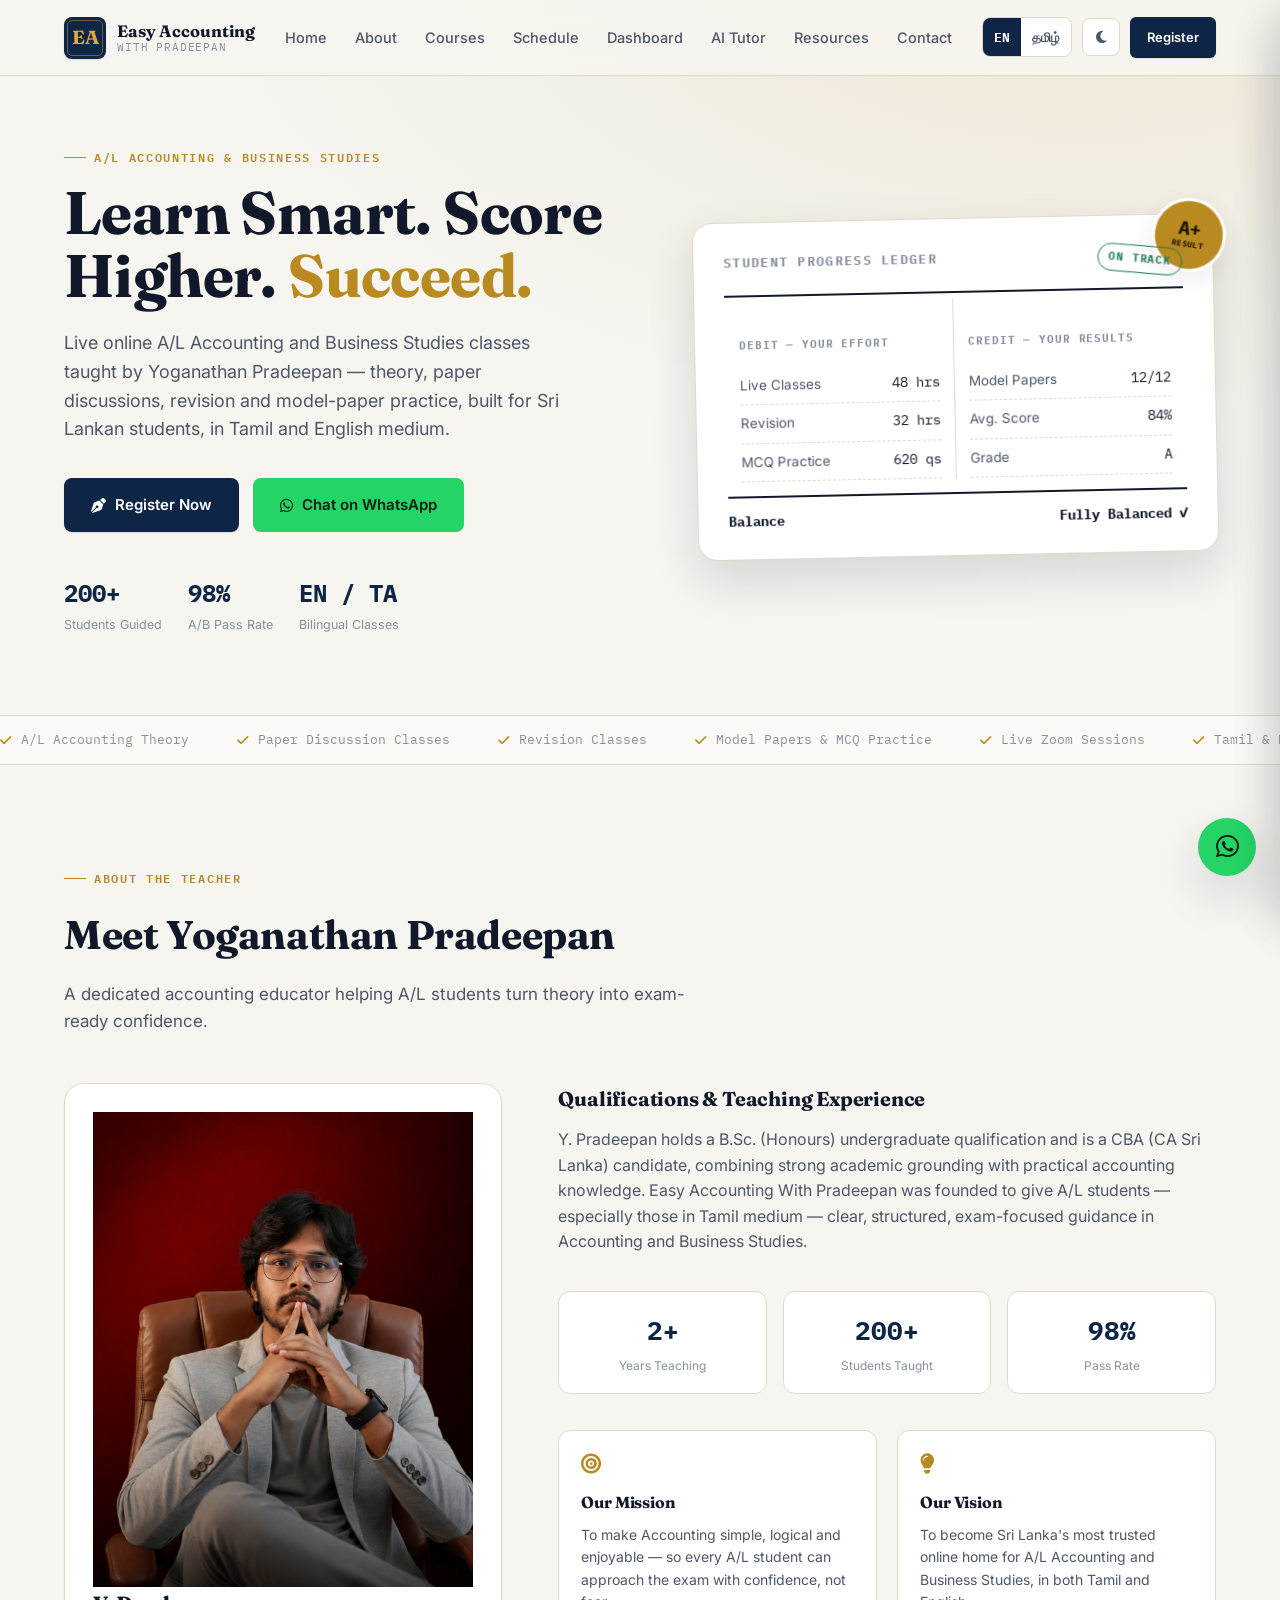
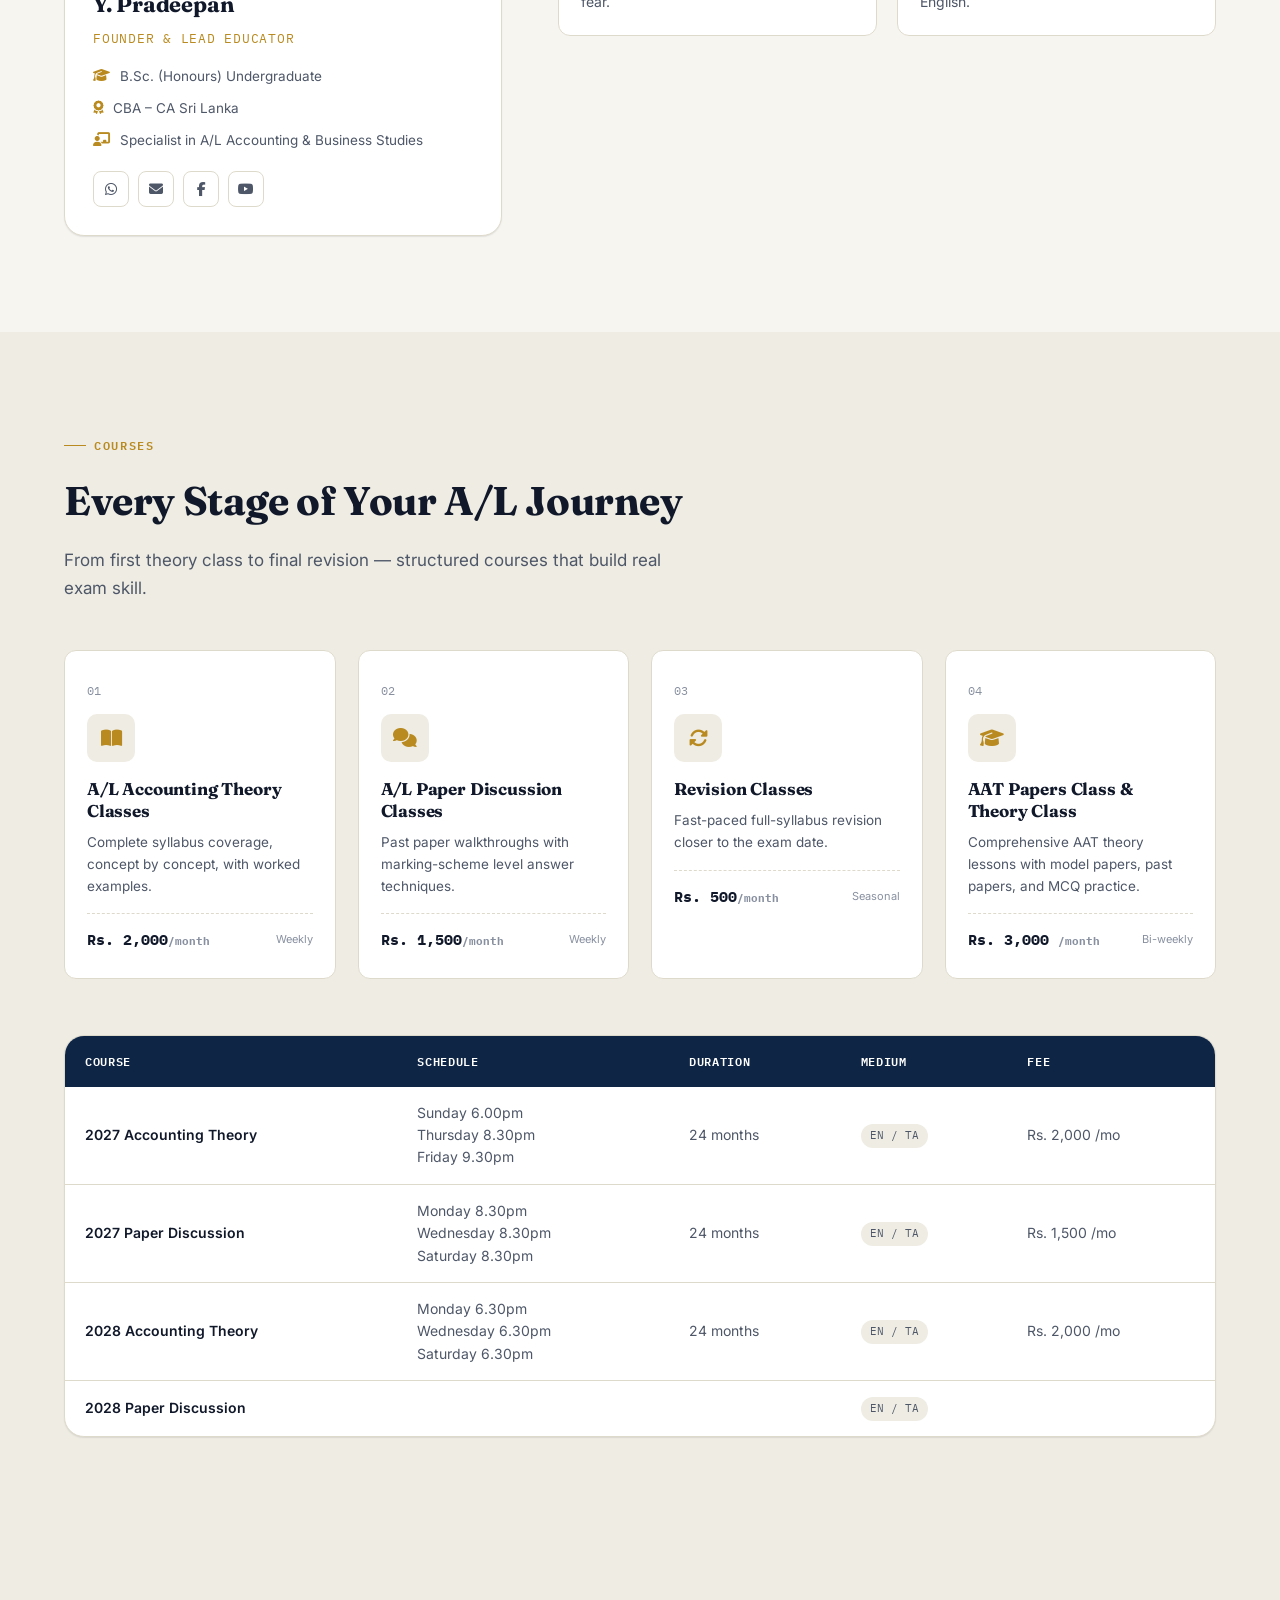
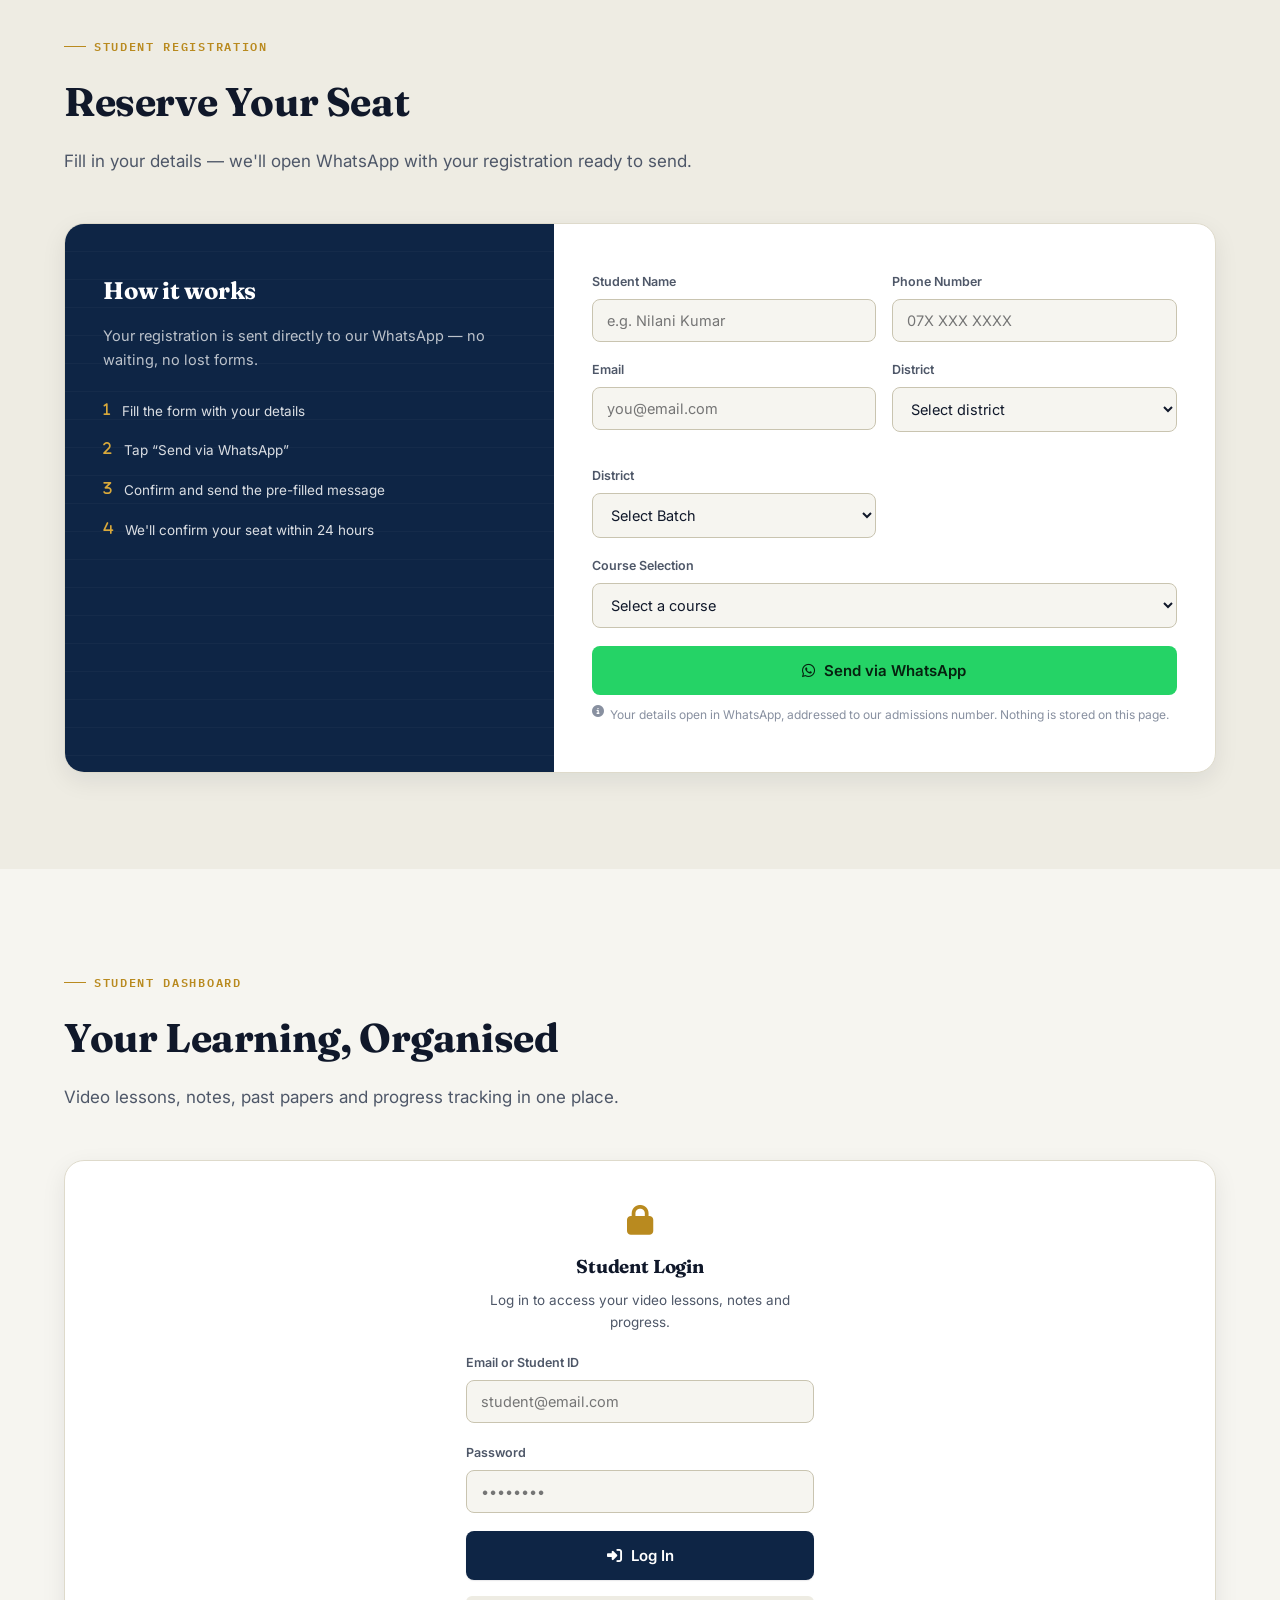
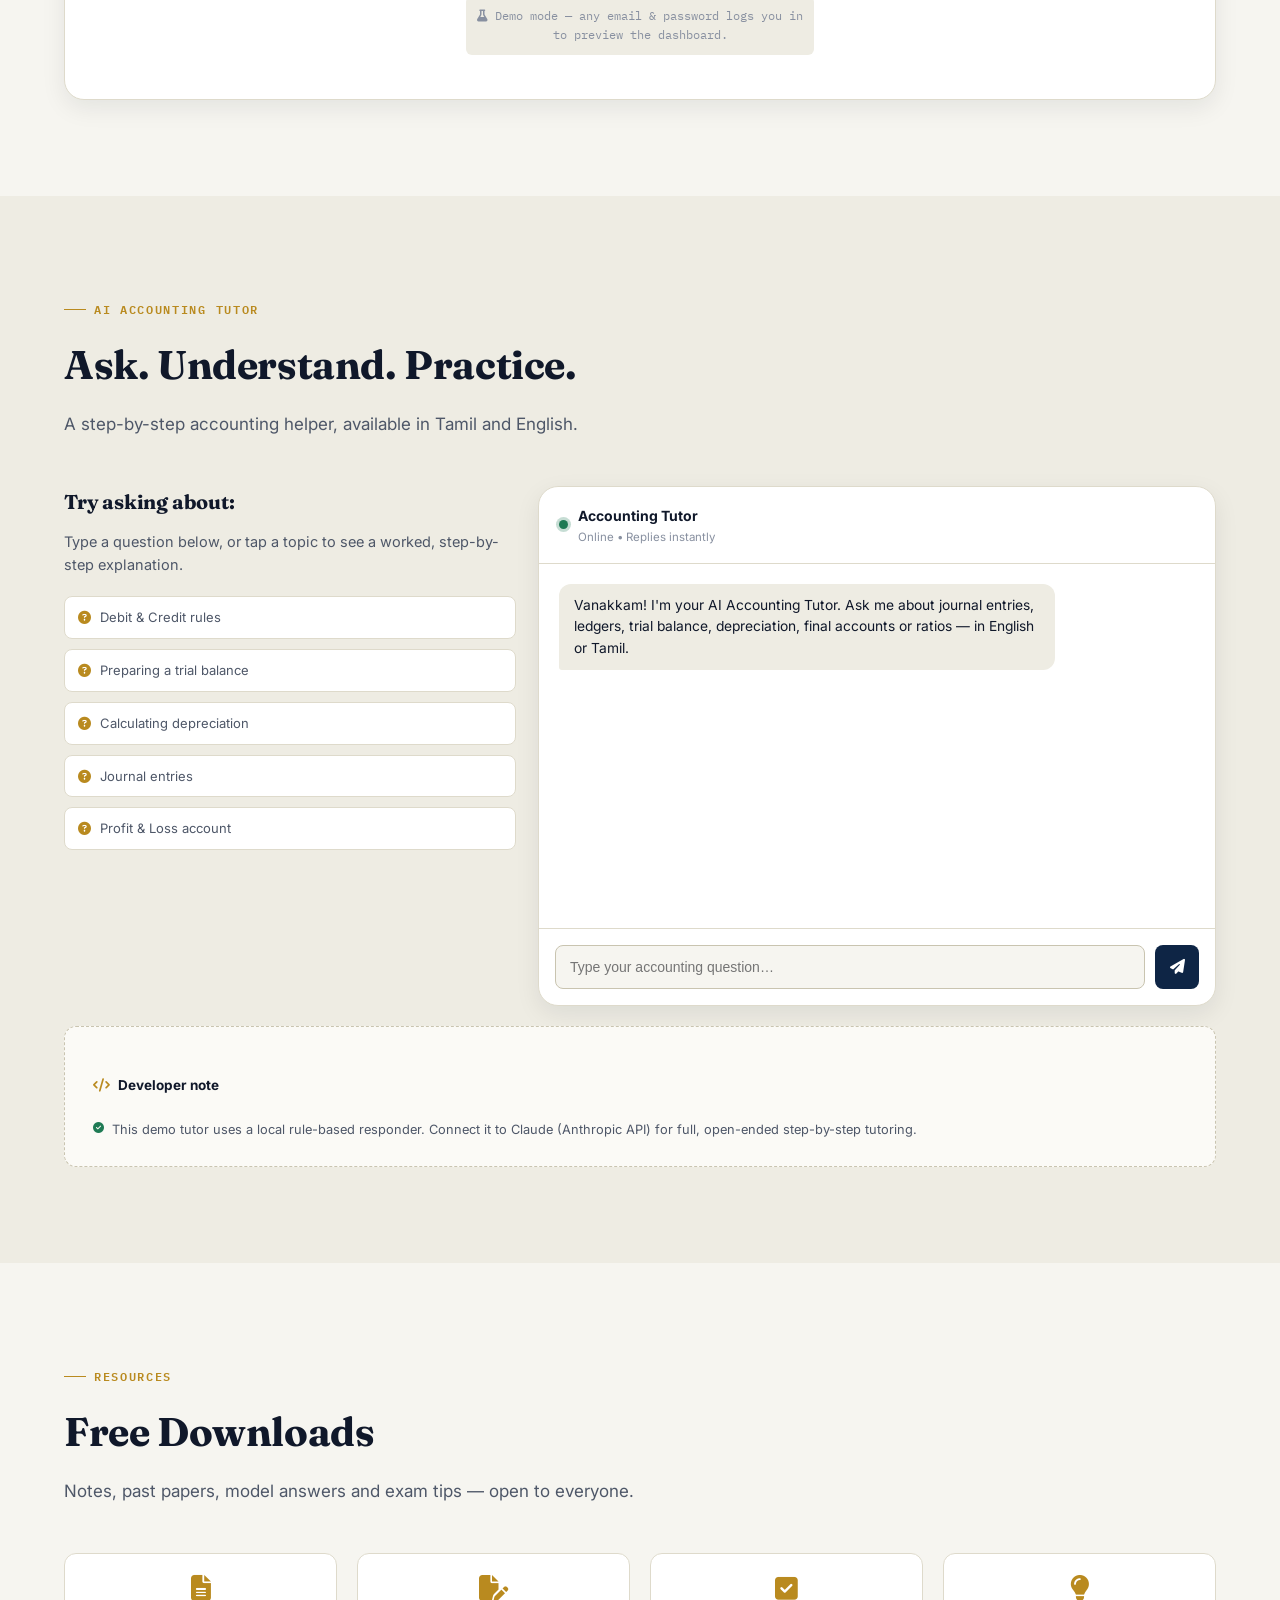
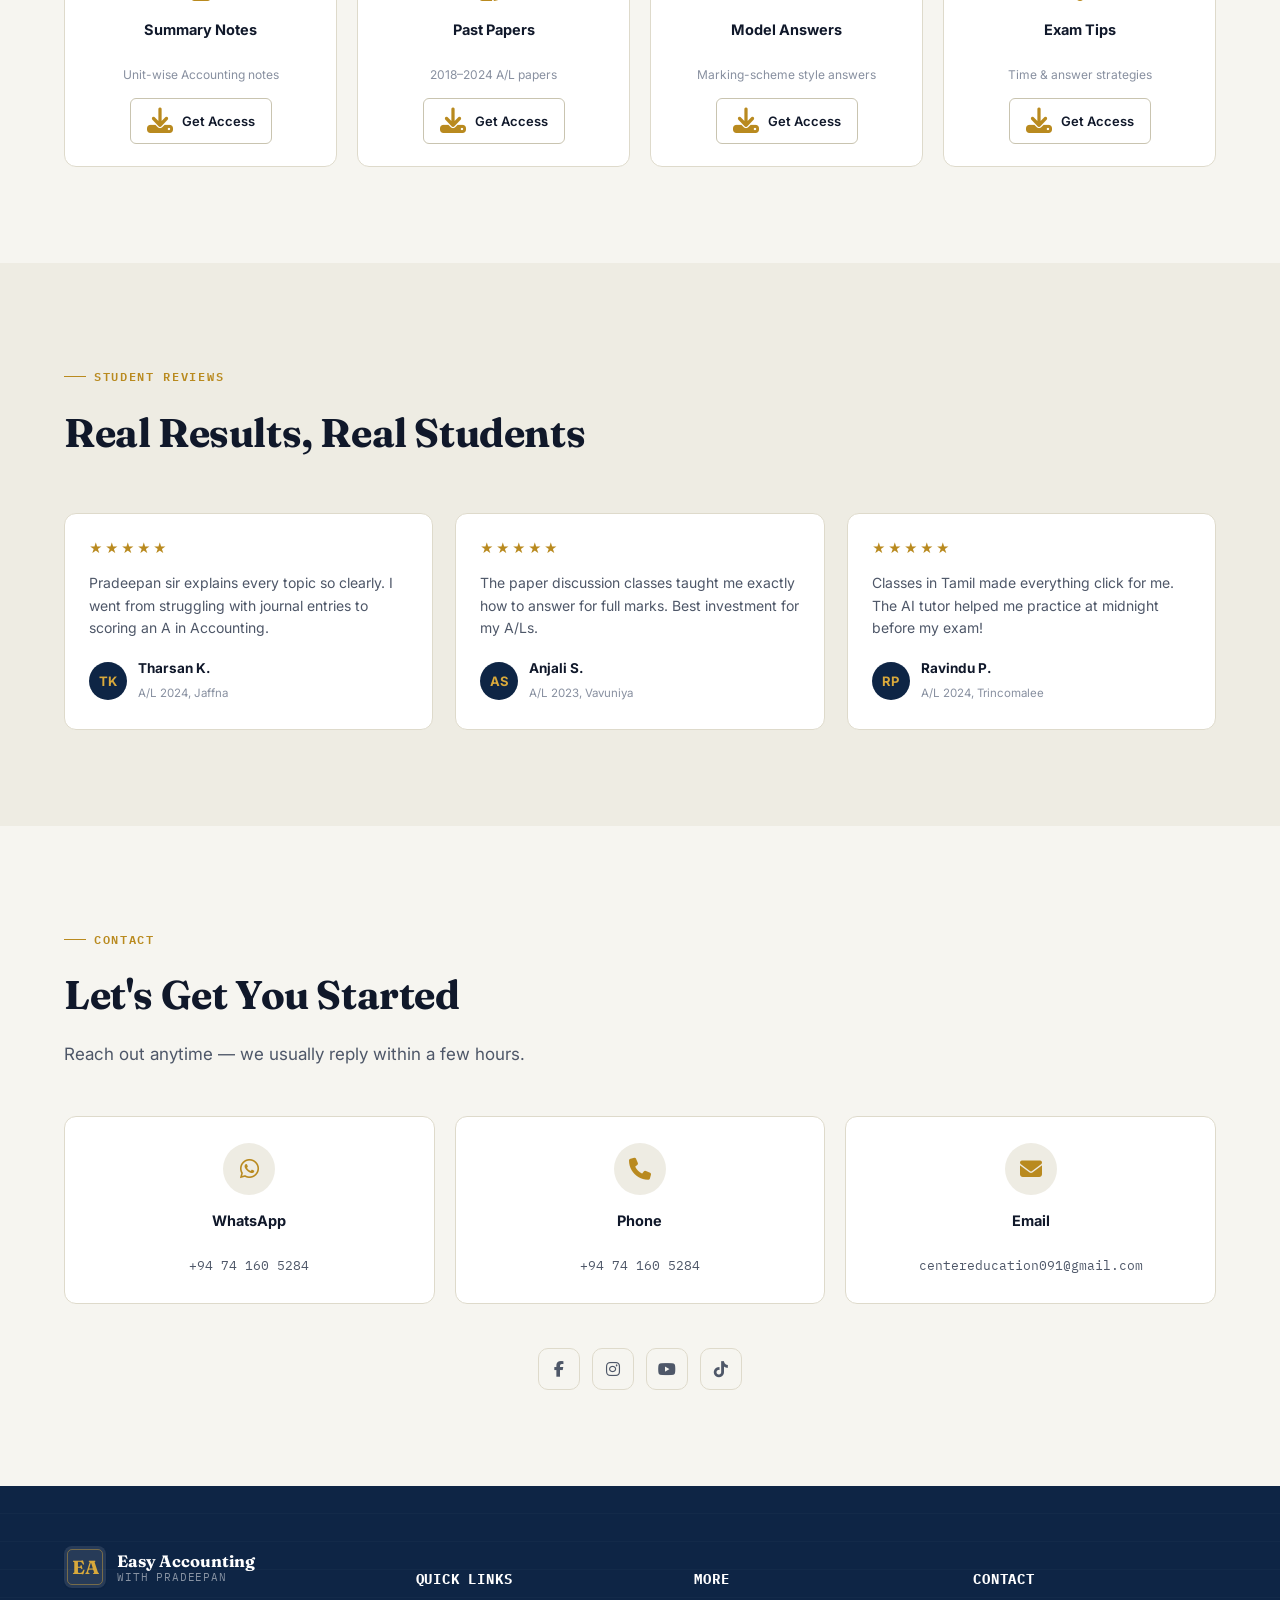
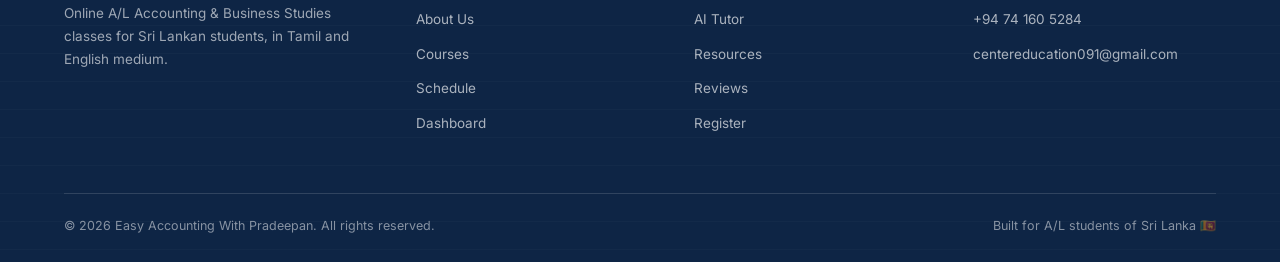
<file: index.html>
<!DOCTYPE html>
<html lang="en" data-theme="light" data-lang="en">
<head>
<meta charset="UTF-8">
<meta name="viewport" content="width=device-width, initial-scale=1.0">
<title>Easy Accounting With Pradeepan! | A/L Accounting &amp; Business Studies Online</title>
<meta name="description" content="Easy Accounting With Pradeepan — online A/L Accounting &amp; Business Studies classes for Sri Lankan students. Theory, paper discussions, revision, model papers, live Zoom classes, and an AI accounting tutor. Tamil &amp; English medium.">
<meta name="keywords" content="A/L Accounting, A/L Business Studies, Pradeepan, online tuition Sri Lanka, Tamil medium accounting, CA Sri Lanka, accounting classes Sri Lanka">
<meta name="author" content="Y. Pradeepan">
<meta property="og:title" content="Easy Accounting With Pradeepan!">
<meta property="og:description" content="Learn Smart. Score Higher. Succeed. — Online A/L Accounting & Business classes.">
<meta property="og:type" content="website">

<link rel="preconnect" href="https://fonts.googleapis.com">
<link rel="preconnect" href="https://fonts.gstatic.com" crossorigin>
<link href="https://fonts.googleapis.com/css2?family=Fraunces:opsz,wght@9..144,400;9..144,500;9..144,600;9..144,700;9..144,800&family=Inter:wght@400;500;600;700;800&family=IBM+Plex+Mono:wght@400;500;600&family=Hind+Madurai:wght@400;500;600;700&display=swap" rel="stylesheet">
<link rel="stylesheet" href="https://cdnjs.cloudflare.com/ajax/libs/font-awesome/6.5.1/css/all.min.css">

<style>
/* ============================= TOKENS ============================= */
:root{
  --bg:#F6F5F0;
  --bg-alt:#EEECE3;
  --surface:#FFFFFF;
  --surface-2:#FBFAF6;
  --ink:#10182A;
  --ink-soft:#4E5768;
  --ink-faint:#8890A0;
  --navy:#0E2545;
  --navy-2:#153josh;
  --navy-2:#15325C;
  --gold:#B98A1F;
  --gold-bright:#D9A93B;
  --green:#1E7A54;
  --red:#B4483A;
  --line:#DEDACB;
  --line-strong:#C9C4B0;
  --radius-sm:6px;
  --radius:12px;
  --radius-lg:20px;
  --shadow-sm:0 1px 2px rgba(16,24,42,.06), 0 1px 1px rgba(16,24,42,.04);
  --shadow-md:0 8px 24px rgba(16,24,42,.08);
  --shadow-lg:0 20px 48px rgba(16,24,42,.14);
  --font-display:'Fraunces', 'Hind Madurai', serif;
  --font-body:'Inter', 'Hind Madurai', sans-serif;
  --font-mono:'IBM Plex Mono', monospace;
  --header-h:76px;
}
[data-theme="dark"]{
  --bg:#0A1220;
  --bg-alt:#0F1A2C;
  --surface:#121D30;
  --surface-2:#16233A;
  --ink:#ECEEF3;
  --ink-soft:#AEB6C6;
  --ink-faint:#717C90;
  --navy:#DCE8FB;
  --navy-2:#B9CDEE;
  --gold:#E3B23C;
  --gold-bright:#F2C765;
  --green:#3FB483;
  --red:#E07360;
  --line:#233150;
  --line-strong:#2C3D62;
  --shadow-sm:0 1px 2px rgba(0,0,0,.3);
  --shadow-md:0 8px 24px rgba(0,0,0,.35);
  --shadow-lg:0 24px 56px rgba(0,0,0,.5);
}
[data-lang="ta"] :is(h1,h2,h3,h4,h5,h6,p,a,span,button,label,li,input,select,textarea,td,th,small){
  font-family:'Hind Madurai','Inter',sans-serif;
}
*,*::before,*::after{box-sizing:border-box;}
html{scroll-behavior:smooth;}
section[id],div[id]{scroll-margin-top:var(--header-h);}
body{
  margin:0;
  background:var(--bg);
  color:var(--ink);
  font-family:var(--font-body);
  font-size:16px;
  line-height:1.6;
  -webkit-font-smoothing:antialiased;
  transition:background .35s ease,color .35s ease;
  overflow-x:hidden;
}
img{max-width:100%;display:block;}
a{color:inherit;text-decoration:none;}
button{font-family:inherit;cursor:pointer;}
ul{margin:0;padding:0;list-style:none;}
h1,h2,h3,h4{font-family:var(--font-display);margin:0;font-weight:700;letter-spacing:-.01em;}
p{margin:0;}
.container{max-width:1200px;margin:0 auto;padding:0 24px;}
[data-en],[data-ta]{}
[data-lang="en"] [data-ta-only]{display:none !important;}
[data-lang="ta"] [data-en-only]{display:none !important;}
::selection{background:var(--gold);color:#1a1300;}
:focus-visible{outline:2px solid var(--gold);outline-offset:2px;}

/* ============================= LEDGER TEXTURE ============================= */
.ledger-lines{
  background-image:repeating-linear-gradient(to bottom, transparent, transparent 27px, var(--line) 28px);
}
.section-eyebrow{
  display:inline-flex;align-items:center;gap:8px;
  font-family:var(--font-mono);
  font-size:12px;letter-spacing:.14em;text-transform:uppercase;
  color:var(--gold);font-weight:600;margin-bottom:14px;
}
.section-eyebrow::before{content:"";width:22px;height:1px;background:var(--gold);}
.section-head{max-width:640px;margin-bottom:48px;}
.section-head h2{font-size:clamp(28px,4vw,40px);color:var(--ink);}
.section-head p{margin-top:14px;color:var(--ink-soft);font-size:17px;}
.section-pad{padding:96px 0;}
.divider-rule{height:1px;background:var(--line);border:none;margin:0;}

/* ============================= BUTTONS ============================= */
.btn{
  display:inline-flex;align-items:center;justify-content:center;gap:9px;
  padding:14px 26px;border-radius:8px;font-weight:600;font-size:15px;
  border:1px solid transparent;transition:transform .18s ease,box-shadow .18s ease,background .2s ease,color .2s ease,border-color .2s ease;
  white-space:nowrap;
}
.btn:active{transform:translateY(1px) scale(.99);}
.btn-primary{background:var(--navy);color:#fff;box-shadow:var(--shadow-sm);}
[data-theme="dark"] .btn-primary{background:var(--gold);color:#1a1300;}
.btn-primary:hover{box-shadow:var(--shadow-md);transform:translateY(-2px);}
.btn-gold{background:var(--gold);color:#1a1300;}
.btn-gold:hover{background:var(--gold-bright);transform:translateY(-2px);box-shadow:var(--shadow-md);}
.btn-whatsapp{background:#25D366;color:#06210f;}
.btn-whatsapp:hover{transform:translateY(-2px);box-shadow:var(--shadow-md);}
.btn-outline{background:transparent;border-color:var(--line-strong);color:var(--ink);}
.btn-outline:hover{border-color:var(--navy);}
[data-theme="dark"] .btn-outline:hover{border-color:var(--gold);}
.btn-sm{padding:9px 16px;font-size:13px;border-radius:6px;}
.btn-block{width:100%;}

/* ============================= HEADER ============================= */
header{
  position:fixed;top:0;left:0;right:0;z-index:1000;
  height:var(--header-h);
  background:color-mix(in srgb, var(--bg) 88%, transparent);
  backdrop-filter:blur(14px);
  border-bottom:1px solid var(--line);
  transition:background .35s ease,border-color .35s ease;
}
.nav-wrap{display:flex;align-items:center;justify-content:space-between;height:100%;}
.brand{display:flex;align-items:center;gap:11px;}
.brand-mark{
  width:42px;height:42px;border-radius:8px;
  background:var(--navy);color:var(--gold-bright);
  display:flex;align-items:center;justify-content:center;
  font-family:var(--font-display);font-weight:700;font-size:19px;
  box-shadow:var(--shadow-sm);
  position:relative;flex-shrink:0;
}
.brand-mark::after{
  content:"";position:absolute;inset:3px;border:1px solid rgba(217,169,59,.45);border-radius:5px;
}
.brand-text{display:flex;flex-direction:column;line-height:1.15;}
.brand-text strong{font-family:var(--font-display);font-size:16.5px;font-weight:700;}
.brand-text span{font-family:var(--font-mono);font-size:10.5px;letter-spacing:.08em;color:var(--ink-faint);text-transform:uppercase;}

nav.main-nav{display:flex;align-items:center;gap:28px;}
nav.main-nav a{font-size:14.5px;font-weight:500;color:var(--ink-soft);position:relative;padding:6px 0;}
nav.main-nav a::after{
  content:"";position:absolute;left:0;bottom:0;height:2px;width:0;background:var(--gold);transition:width .25s ease;
}
nav.main-nav a:hover{color:var(--ink);}
nav.main-nav a:hover::after{width:100%;}

.header-actions{display:flex;align-items:center;gap:10px;}
.icon-toggle{
  width:38px;height:38px;border-radius:8px;border:1px solid var(--line);
  background:var(--surface);color:var(--ink-soft);
  display:flex;align-items:center;justify-content:center;font-size:14px;
  transition:all .2s ease;
}
.icon-toggle:hover{border-color:var(--gold);color:var(--gold);}
.lang-toggle{
  display:flex;border:1px solid var(--line);border-radius:8px;overflow:hidden;
}
.lang-toggle button{
  border:none;background:var(--surface);color:var(--ink-soft);font-size:12.5px;font-weight:700;
  padding:0 11px;height:38px;transition:all .2s ease;font-family:var(--font-mono);
}
.lang-toggle button.active{background:var(--navy);color:#fff;}
[data-theme="dark"] .lang-toggle button.active{background:var(--gold);color:#1a1300;}
.burger{display:none;width:38px;height:38px;border-radius:8px;border:1px solid var(--line);background:var(--surface);align-items:center;justify-content:center;font-size:16px;color:var(--ink);}

/* ============================= HERO ============================= */
.hero{
  padding:calc(var(--header-h) + 64px) 0 80px;
  position:relative;
  background:
    radial-gradient(ellipse 900px 500px at 85% -10%, color-mix(in srgb, var(--gold) 14%, transparent), transparent),
    var(--bg);
  overflow:hidden;
}
.hero-grid{display:grid;grid-template-columns:1.05fr .95fr;gap:56px;align-items:center;}
.hero-copy h1{font-size:clamp(36px,5.2vw,60px);line-height:1.05;color:var(--ink);}
.hero-copy h1 em{font-style:normal;color:var(--gold);position:relative;}
.hero-copy .lede{margin-top:22px;font-size:18px;color:var(--ink-soft);max-width:520px;}
.hero-ctas{display:flex;gap:14px;margin-top:34px;flex-wrap:wrap;}
.hero-meta{display:flex;gap:26px;margin-top:42px;flex-wrap:wrap;}
.hero-meta div{display:flex;flex-direction:column;}
.hero-meta strong{font-family:var(--font-mono);font-size:24px;color:var(--navy);}
[data-theme="dark"] .hero-meta strong{color:var(--gold);}
.hero-meta span{font-size:12.5px;color:var(--ink-faint);margin-top:2px;}

/* ---- Signature: Ledger / T-Account card ---- */
.ledger-card{
  background:var(--surface);
  border:1px solid var(--line);
  border-radius:var(--radius-lg);
  box-shadow:var(--shadow-lg);
  padding:30px 30px 26px;
  position:relative;
  animation:cardIn 1s cubic-bezier(.2,.8,.2,1) both;
}
@keyframes cardIn{from{opacity:0;transform:translateY(24px) rotate(-1.2deg);}to{opacity:1;transform:translateY(0) rotate(-1.2deg);}}
.ledger-card{transform:rotate(-1.2deg);}
.ledger-top{display:flex;justify-content:space-between;align-items:flex-start;border-bottom:2px solid var(--ink);padding-bottom:14px;margin-bottom:6px;}
.ledger-top h4{font-size:13px;text-transform:uppercase;letter-spacing:.1em;font-family:var(--font-mono);color:var(--ink-faint);}
.ledger-top .stamp{
  font-family:var(--font-mono);font-size:11px;font-weight:700;letter-spacing:.08em;
  color:var(--green);border:1.5px solid var(--green);border-radius:20px;padding:4px 10px;
  transform:rotate(6deg);opacity:0;animation:stampIn .5s ease .9s forwards;
}
@keyframes stampIn{from{opacity:0;transform:rotate(6deg) scale(1.6);}to{opacity:1;transform:rotate(6deg) scale(1);}}
.ledger-cols{display:grid;grid-template-columns:1fr 1fr;gap:0;}
.ledger-col{padding:16px 14px 0;}
.ledger-col:first-child{border-right:1px solid var(--line);}
.ledger-col h5{font-family:var(--font-mono);font-size:11px;text-transform:uppercase;letter-spacing:.08em;color:var(--ink-faint);margin-bottom:12px;}
.ledger-row{
  display:flex;justify-content:space-between;font-size:13.5px;padding:8px 0;
  border-bottom:1px dashed var(--line);color:var(--ink-soft);
  opacity:0;animation:rowIn .5s ease forwards;
}
.ledger-row span:last-child{font-family:var(--font-mono);color:var(--ink);}
.ledger-row:nth-child(2){animation-delay:.15s;}
.ledger-row:nth-child(3){animation-delay:.3s;}
.ledger-row:nth-child(4){animation-delay:.45s;}
@keyframes rowIn{from{opacity:0;transform:translateX(-6px);}to{opacity:1;transform:translateX(0);}}
.ledger-total{
  margin-top:14px;padding-top:12px;border-top:2px solid var(--ink);
  display:flex;justify-content:space-between;font-family:var(--font-mono);font-weight:700;font-size:14px;
}
.ledger-badge{
  position:absolute;top:-16px;right:-14px;width:74px;height:74px;border-radius:50%;
  background:var(--gold);color:#1a1300;display:flex;flex-direction:column;align-items:center;justify-content:center;
  font-family:var(--font-mono);font-weight:800;box-shadow:var(--shadow-md);
  transform:rotate(10deg) scale(0);animation:badgeIn .5s cubic-bezier(.3,1.6,.5,1) 1.1s forwards;
  border:3px solid var(--surface);
}
@keyframes badgeIn{to{transform:rotate(10deg) scale(1);}}
.ledger-badge span{font-size:19px;line-height:1;}
.ledger-badge small{font-size:8px;letter-spacing:.06em;}

/* ============================= MARQUEE ============================= */
.marquee-wrap{border-top:1px solid var(--line);border-bottom:1px solid var(--line);background:var(--surface-2);padding:14px 0;overflow:hidden;}
.marquee-track{display:flex;gap:48px;width:max-content;animation:scroll 26s linear infinite;}
@keyframes scroll{from{transform:translateX(0);}to{transform:translateX(-50%);}}
.marquee-track span{font-family:var(--font-mono);font-size:13px;color:var(--ink-faint);white-space:nowrap;display:flex;align-items:center;gap:10px;}
.marquee-track span i{color:var(--gold);}

/* ============================= ABOUT ============================= */
.about-grid{display:grid;grid-template-columns:.8fr 1.2fr;gap:56px;align-items:start;}
.profile-card{
  background:var(--surface);border:1px solid var(--line);border-radius:var(--radius-lg);
  padding:28px;box-shadow:var(--shadow-sm);position:sticky;top:110px;
}
.profile-photo{
  width:100%;aspect-ratio:1/1;border-radius:var(--radius);overflow:hidden;margin-bottom:20px;
  background:linear-gradient(160deg,var(--navy),var(--navy-2));display:flex;align-items:center;justify-content:center;color:var(--gold-bright);
  position:relative;
}
.profile-photo .initials{font-family:var(--font-display);font-size:64px;font-weight:700;}
.profile-photo::after{content:"";position:absolute;inset:0;background:repeating-linear-gradient(135deg,rgba(255,255,255,.04) 0 2px, transparent 2px 14px);}
.profile-card h3{font-size:22px;}
.profile-card .role{color:var(--gold);font-family:var(--font-mono);font-size:12.5px;text-transform:uppercase;letter-spacing:.06em;margin-top:6px;display:block;}
.qual-list{margin-top:18px;display:flex;flex-direction:column;gap:10px;}
.qual-list li{display:flex;gap:10px;font-size:13.5px;color:var(--ink-soft);align-items:flex-start;}
.qual-list li i{color:var(--gold);margin-top:3px;}
.profile-social{display:flex;gap:9px;margin-top:20px;}
.profile-social a{width:36px;height:36px;border:1px solid var(--line);border-radius:8px;display:flex;align-items:center;justify-content:center;font-size:14px;color:var(--ink-soft);transition:all .2s ease;}
.profile-social a:hover{border-color:var(--gold);color:var(--gold);}

.about-body h3{font-size:20px;margin-top:0;}
.about-body p{color:var(--ink-soft);margin-top:12px;}
.mv-grid{display:grid;grid-template-columns:1fr 1fr;gap:20px;margin-top:36px;}
.mv-card{background:var(--surface);border:1px solid var(--line);border-radius:var(--radius);padding:22px;}
.mv-card i{color:var(--gold);font-size:20px;}
.mv-card h4{margin-top:12px;font-size:16px;}
.mv-card p{margin-top:8px;font-size:14px;color:var(--ink-soft);}
.exp-stats{display:grid;grid-template-columns:repeat(3,1fr);gap:16px;margin-top:36px;}
.exp-stat{border:1px solid var(--line);border-radius:var(--radius);padding:18px;text-align:center;background:var(--surface);}
.exp-stat strong{font-family:var(--font-mono);font-size:26px;color:var(--navy);}
[data-theme="dark"] .exp-stat strong{color:var(--gold);}
.exp-stat span{display:block;font-size:12px;color:var(--ink-faint);margin-top:4px;}

/* ============================= COURSES ============================= */
.course-grid{display:grid;grid-template-columns:repeat(4,1fr);gap:22px;}
.course-card{
  background:var(--surface);border:1px solid var(--line);border-radius:var(--radius);padding:26px 22px;
  transition:transform .25s ease,box-shadow .25s ease,border-color .25s ease;position:relative;overflow:hidden;
}
.course-card:hover{transform:translateY(-6px);box-shadow:var(--shadow-md);border-color:var(--gold);}
.course-num{font-family:var(--font-mono);font-size:12px;color:var(--ink-faint);}
.course-icon{
  width:48px;height:48px;border-radius:10px;background:var(--bg-alt);display:flex;align-items:center;justify-content:center;
  color:var(--gold);font-size:19px;margin:12px 0 16px;
}
.course-card h4{font-size:17px;line-height:1.3;}
.course-card p{font-size:13.5px;color:var(--ink-soft);margin-top:10px;}
.course-fee{margin-top:16px;padding-top:14px;border-top:1px dashed var(--line);display:flex;justify-content:space-between;align-items:center;}
.course-fee strong{font-family:var(--font-mono);color:var(--ink);font-size:15px;}
.course-fee span{font-size:11px;color:var(--ink-faint);}

.fee-table-wrap{margin-top:56px;background:var(--surface);border:1px solid var(--line);border-radius:var(--radius-lg);overflow:hidden;box-shadow:var(--shadow-sm);}
.fee-table-scroll{overflow-x:auto;-webkit-overflow-scrolling:touch;}
table{width:100%;border-collapse:collapse;font-size:14px;}
thead th{
  text-align:left;padding:16px 20px;background:var(--navy);color:#fff;font-family:var(--font-mono);
  font-size:11.5px;text-transform:uppercase;letter-spacing:.06em;font-weight:600;
}
[data-theme="dark"] thead th{background:var(--surface-2);color:var(--gold);}
tbody td{padding:15px 20px;border-bottom:1px solid var(--line);color:var(--ink-soft);}
tbody tr:last-child td{border-bottom:none;}
tbody td:first-child{color:var(--ink);font-weight:600;}
tbody tr:hover{background:var(--bg-alt);}
.tag{display:inline-block;padding:3px 9px;border-radius:20px;background:var(--bg-alt);font-size:11px;color:var(--ink-soft);font-family:var(--font-mono);}

/* ============================= COURSE DETAIL PANEL ============================= */
.course-card{cursor:pointer;}
.course-card:focus-visible{outline:2px solid var(--gold);outline-offset:3px;}
.course-detail-overlay{
  position:fixed;inset:0;background:rgba(16,24,42,.45);z-index:1100;
  opacity:0;pointer-events:none;transition:opacity .3s ease;
}
.course-detail-overlay.open{opacity:1;pointer-events:auto;}
.course-detail-panel{
  position:fixed;top:0;right:0;bottom:0;width:440px;max-width:92vw;background:var(--surface);
  z-index:1101;box-shadow:var(--shadow-lg);transform:translateX(100%);
  transition:transform .38s cubic-bezier(.16,1,.3,1);overflow-y:auto;padding:34px 30px 30px;
}
.course-detail-panel.open{transform:translateX(0);}
.course-detail-close{
  position:absolute;top:22px;right:22px;width:36px;height:36px;border-radius:50%;border:1px solid var(--line);
  background:var(--surface-2);display:flex;align-items:center;justify-content:center;color:var(--ink-soft);
  transition:border-color .2s ease,color .2s ease;
}
.course-detail-close:hover{border-color:var(--navy);color:var(--ink);}
[data-theme="dark"] .course-detail-close:hover{border-color:var(--gold);}
.course-detail-icon{
  width:56px;height:56px;border-radius:12px;background:var(--bg-alt);display:flex;align-items:center;justify-content:center;
  color:var(--gold);font-size:22px;margin-bottom:20px;
}
.course-detail-panel h3{font-size:23px;line-height:1.3;margin-bottom:12px;padding-right:38px;}
.course-detail-desc{color:var(--ink-soft);font-size:14.5px;margin-bottom:24px;}
.course-detail-meta{display:grid;grid-template-columns:1fr 1fr;gap:12px;margin-bottom:26px;}
.course-detail-meta div{background:var(--bg-alt);border-radius:var(--radius-sm);padding:12px 14px;}
.course-detail-meta span{display:block;font-size:11px;color:var(--ink-faint);font-family:var(--font-mono);text-transform:uppercase;letter-spacing:.05em;margin-bottom:4px;}
.course-detail-meta strong{font-size:14px;color:var(--ink);}
.course-detail-list{margin-bottom:28px;}
.course-detail-list h5{font-size:12px;text-transform:uppercase;letter-spacing:.08em;color:var(--ink-faint);font-family:var(--font-mono);margin-bottom:12px;}
.course-detail-list ul{display:flex;flex-direction:column;}
.course-detail-list li{display:flex;gap:10px;padding:9px 0;border-bottom:1px dashed var(--line);font-size:14px;color:var(--ink-soft);}
.course-detail-list li:last-child{border-bottom:none;}
.course-detail-list li i{color:var(--green);margin-top:3px;flex-shrink:0;}
@media(max-width:640px){
  .course-detail-panel{width:100%;max-width:100%;padding:28px 22px 24px;}
}

/* ============================= SCHEDULE ============================= */
.schedule-layout{display:grid;grid-template-columns:1.4fr .9fr;gap:26px;}
.timetable{background:var(--surface);border:1px solid var(--line);border-radius:var(--radius-lg);overflow:hidden;box-shadow:var(--shadow-sm);}
.zoom-card,.seminar-card{background:var(--surface);border:1px solid var(--line);border-radius:var(--radius-lg);padding:24px;box-shadow:var(--shadow-sm);}
.zoom-card + .seminar-card{margin-top:22px;}
.zoom-card h4,.seminar-card h4{font-size:16px;display:flex;align-items:center;gap:9px;}
.zoom-card h4 i{color:var(--green);}
.zoom-detail{display:flex;justify-content:space-between;padding:10px 0;border-bottom:1px dashed var(--line);font-size:13.5px;}
.zoom-detail:last-of-type{border-bottom:none;}
.zoom-detail span:first-child{color:var(--ink-faint);}
.zoom-detail span:last-child{font-family:var(--font-mono);color:var(--ink);}
.seminar-item{display:flex;gap:12px;padding:12px 0;border-bottom:1px solid var(--line);}
.seminar-item:last-child{border-bottom:none;}
.seminar-date{
  flex-shrink:0;width:50px;height:50px;background:var(--bg-alt);border-radius:8px;display:flex;flex-direction:column;
  align-items:center;justify-content:center;font-family:var(--font-mono);
}
.seminar-date strong{font-size:16px;line-height:1;}
.seminar-date span{font-size:9px;color:var(--ink-faint);text-transform:uppercase;}
.seminar-item h5{font-size:13.5px;font-weight:600;}
.seminar-item p{font-size:12px;color:var(--ink-faint);margin-top:3px;}

/* ============================= REGISTRATION ============================= */
.reg-wrap{display:grid;grid-template-columns:.85fr 1.15fr;gap:0;background:var(--surface);border:1px solid var(--line);border-radius:var(--radius-lg);overflow:hidden;box-shadow:var(--shadow-md);}
.reg-side{background:var(--navy);color:#fff;padding:48px 38px;position:relative;overflow:hidden;}
.reg-side::before{content:"";position:absolute;inset:0;background-image:repeating-linear-gradient(to bottom,transparent,transparent 27px,rgba(255,255,255,.06) 28px);}
.reg-side h3{color:#fff;font-size:24px;position:relative;}
.reg-side p{color:rgba(255,255,255,.72);margin-top:14px;font-size:14.5px;position:relative;}
.reg-steps{margin-top:30px;position:relative;}
.reg-steps li{display:flex;gap:12px;margin-bottom:18px;font-size:13.5px;color:rgba(255,255,255,.85);}
.reg-steps li i{color:var(--gold-bright);margin-top:2px;}
.reg-form{padding:48px 38px;}
.form-row{display:grid;grid-template-columns:1fr 1fr;gap:16px;}
.field{margin-bottom:18px;}
.field label{display:block;font-size:12.5px;font-weight:600;color:var(--ink-soft);margin-bottom:7px;}
.field input,.field select,.field textarea{
  width:100%;padding:12px 14px;border:1px solid var(--line-strong);border-radius:8px;background:var(--bg);
  color:var(--ink);font-family:var(--font-body);font-size:14.5px;transition:border-color .2s ease,box-shadow .2s ease;
}
.field input:focus,.field select:focus,.field textarea:focus{border-color:var(--gold);box-shadow:0 0 0 3px color-mix(in srgb, var(--gold) 20%, transparent);outline:none;}
.form-note{font-size:12px;color:var(--ink-faint);margin-top:10px;display:flex;gap:6px;align-items:flex-start;}
.form-success{display:none;text-align:center;padding:30px 10px;}
.form-success.show{display:block;}
.form-success i{font-size:40px;color:var(--green);}
.form-success h4{margin-top:14px;}
.form-success p{color:var(--ink-soft);margin-top:8px;font-size:14px;}

/* ============================= DASHBOARD ============================= */
.dash-box{background:var(--surface);border:1px solid var(--line);border-radius:var(--radius-lg);box-shadow:var(--shadow-md);overflow:hidden;}
.login-panel{max-width:420px;margin:0 auto;padding:44px 36px;text-align:center;}
.login-panel i.lock-ic{font-size:30px;color:var(--gold);}
.login-panel h3{margin-top:14px;}
.login-panel p{color:var(--ink-soft);font-size:13.5px;margin-top:8px;}
.login-panel .field{text-align:left;margin-top:20px;}
.demo-hint{margin-top:16px;font-size:12px;font-family:var(--font-mono);color:var(--ink-faint);background:var(--bg-alt);padding:10px;border-radius:6px;}
.dash-app{display:none;}
.dash-app.show{display:grid;grid-template-columns:220px 1fr;min-height:520px;}
.dash-side{background:var(--bg-alt);border-right:1px solid var(--line);padding:26px 16px;}
.dash-user{display:flex;align-items:center;gap:10px;padding:0 6px 20px;border-bottom:1px solid var(--line);margin-bottom:16px;}
.dash-user .av{width:38px;height:38px;border-radius:50%;background:var(--navy);color:var(--gold-bright);display:flex;align-items:center;justify-content:center;font-weight:700;font-size:14px;}
.dash-user strong{font-size:13.5px;display:block;}
.dash-user span{font-size:11px;color:var(--ink-faint);}
.dash-nav-item{
  display:flex;align-items:center;gap:10px;padding:11px 12px;border-radius:8px;font-size:13.5px;color:var(--ink-soft);
  cursor:pointer;margin-bottom:4px;transition:all .18s ease;
}
.dash-nav-item i{width:16px;text-align:center;}
.dash-nav-item:hover{background:var(--surface);color:var(--ink);}
.dash-nav-item.active{background:var(--navy);color:#fff;}
[data-theme="dark"] .dash-nav-item.active{background:var(--gold);color:#1a1300;}
.dash-nav-item.logout{margin-top:16px;color:var(--red);}
.dash-main{padding:30px 32px;}
.dash-pane{display:none;}
.dash-pane.active{display:block;animation:paneIn .35s ease;}
@keyframes paneIn{from{opacity:0;transform:translateY(8px);}to{opacity:1;transform:translateY(0);}}
.dash-pane h4{font-size:18px;margin-bottom:16px;}
.resource-row{display:flex;align-items:center;justify-content:space-between;padding:13px 16px;border:1px solid var(--line);border-radius:8px;margin-bottom:10px;}
.resource-row .rl{display:flex;align-items:center;gap:12px;font-size:13.5px;}
.resource-row .rl i{color:var(--gold);width:18px;}
.resource-row .rmeta{font-size:11px;color:var(--ink-faint);font-family:var(--font-mono);}
.progress-block{margin-bottom:18px;}
.progress-block .pl{display:flex;justify-content:space-between;font-size:13px;margin-bottom:7px;}
.progress-bar{height:8px;border-radius:20px;background:var(--bg-alt);overflow:hidden;}
.progress-bar i{display:block;height:100%;background:linear-gradient(90deg,var(--gold),var(--green));border-radius:20px;transition:width 1s ease;}
.upload-zone{border:1.5px dashed var(--line-strong);border-radius:10px;padding:30px;text-align:center;color:var(--ink-faint);font-size:13.5px;cursor:pointer;transition:border-color .2s ease;}
.upload-zone:hover{border-color:var(--gold);color:var(--gold);}
.upload-list{margin-top:14px;}
.upload-list li{display:flex;justify-content:space-between;font-size:13px;padding:9px 12px;background:var(--bg-alt);border-radius:6px;margin-bottom:6px;}

/* ============================= AI TUTOR ============================= */
.tutor-wrap{display:grid;grid-template-columns:.8fr 1.2fr;gap:22px;}
.tutor-info h3{font-size:20px;}
.tutor-info p{color:var(--ink-soft);margin-top:12px;font-size:14.5px;}
.tutor-chip-list{margin-top:20px;display:flex;flex-direction:column;gap:10px;}
.tutor-chip{
  font-size:13px;color:var(--ink-soft);border:1px solid var(--line);border-radius:8px;padding:10px 13px;cursor:pointer;
  transition:all .2s ease;display:flex;align-items:center;gap:9px;background:var(--surface);
}
.tutor-chip:hover{border-color:var(--gold);color:var(--ink);}
.tutor-chip i{color:var(--gold);}
.chat-box{background:var(--surface);border:1px solid var(--line);border-radius:var(--radius-lg);box-shadow:var(--shadow-md);display:flex;flex-direction:column;height:520px;}
.chat-head{display:flex;align-items:center;gap:10px;padding:16px 20px;border-bottom:1px solid var(--line);}
.chat-head .dot{width:9px;height:9px;border-radius:50%;background:var(--green);box-shadow:0 0 0 3px color-mix(in srgb,var(--green) 25%,transparent);}
.chat-head strong{font-size:14px;}
.chat-head span{font-size:11.5px;color:var(--ink-faint);display:block;}
.chat-body{flex:1;overflow-y:auto;padding:20px;display:flex;flex-direction:column;gap:14px;}
.msg{max-width:78%;padding:11px 15px;border-radius:12px;font-size:13.8px;line-height:1.55;}
.msg.bot{background:var(--bg-alt);align-self:flex-start;border-bottom-left-radius:3px;}
.msg.user{background:var(--navy);color:#fff;align-self:flex-end;border-bottom-right-radius:3px;}
[data-theme="dark"] .msg.user{background:var(--gold);color:#1a1300;}
.chat-input-row{display:flex;gap:10px;padding:16px;border-top:1px solid var(--line);}
.chat-input-row input{flex:1;padding:12px 14px;border-radius:8px;border:1px solid var(--line-strong);background:var(--bg);color:var(--ink);font-size:14px;}
.chat-input-row button{width:44px;height:44px;border-radius:8px;background:var(--navy);color:#fff;border:none;flex-shrink:0;font-size:15px;}
[data-theme="dark"] .chat-input-row button{background:var(--gold);color:#1a1300;}
.typing-dots{display:flex;gap:4px;padding:4px 0;}
.typing-dots span{width:6px;height:6px;background:var(--ink-faint);border-radius:50%;animation:blink 1.2s infinite ease-in-out;}
.typing-dots span:nth-child(2){animation-delay:.2s;}
.typing-dots span:nth-child(3){animation-delay:.4s;}
@keyframes blink{0%,80%,100%{opacity:.25;}40%{opacity:1;}}

/* ============================= RESOURCES ============================= */
.resource-grid{display:grid;grid-template-columns:repeat(4,1fr);gap:20px;}
.resource-card{background:var(--surface);border:1px solid var(--line);border-radius:var(--radius);padding:22px;text-align:center;transition:all .2s ease;}
.resource-card:hover{transform:translateY(-4px);box-shadow:var(--shadow-md);border-color:var(--gold);}
.resource-card i{font-size:26px;color:var(--gold);}
.resource-card h5{margin-top:12px;font-size:14.5px;}
.resource-card p{font-size:12px;color:var(--ink-faint);margin-top:6px;}
.resource-card .btn{margin-top:14px;}

/* ============================= REVIEWS ============================= */
.review-grid{display:grid;grid-template-columns:repeat(3,1fr);gap:22px;}
.review-card{background:var(--surface);border:1px solid var(--line);border-radius:var(--radius);padding:24px;}
.review-stars{color:var(--gold);font-size:13px;letter-spacing:2px;}
.review-card p.quote{margin-top:14px;font-size:14px;color:var(--ink-soft);line-height:1.6;}
.review-who{display:flex;align-items:center;gap:11px;margin-top:18px;}
.review-who .av{width:38px;height:38px;border-radius:50%;background:var(--navy);color:var(--gold-bright);display:flex;align-items:center;justify-content:center;font-weight:700;font-size:13px;flex-shrink:0;}
.review-who strong{font-size:13.5px;display:block;}
.review-who span{font-size:11.5px;color:var(--ink-faint);}

/* ============================= CONTACT ============================= */
.contact-grid{display:grid;grid-template-columns:1fr 1fr 1fr;gap:20px;}
.contact-card{background:var(--surface);border:1px solid var(--line);border-radius:var(--radius);padding:26px;text-align:center;transition:all .2s ease;}
.contact-card:hover{border-color:var(--gold);transform:translateY(-4px);}
.contact-card i{font-size:22px;color:var(--gold);width:52px;height:52px;border-radius:50%;background:var(--bg-alt);display:flex;align-items:center;justify-content:center;margin:0 auto;}
.contact-card h5{margin-top:14px;font-size:14.5px;}
.contact-card p{font-size:13px;color:var(--ink-soft);margin-top:6px;font-family:var(--font-mono);}
.social-row{display:flex;justify-content:center;gap:12px;margin-top:44px;}
.social-row a{width:42px;height:42px;border:1px solid var(--line);border-radius:10px;display:flex;align-items:center;justify-content:center;color:var(--ink-soft);transition:all .2s ease;}
.social-row a:hover{border-color:var(--gold);color:var(--gold);transform:translateY(-3px);}

/* ============================= DEV / ADMIN NOTE ============================= */
.dev-note{background:var(--surface-2);border:1px dashed var(--line-strong);border-radius:var(--radius);padding:26px 28px;margin-top:20px;}
.dev-note h5{font-size:13.5px;display:flex;align-items:center;gap:8px;color:var(--ink);}
.dev-note h5 i{color:var(--gold);}
.dev-note ul{margin-top:12px;display:flex;flex-direction:column;gap:8px;}
.dev-note li{font-size:12.8px;color:var(--ink-soft);display:flex;gap:8px;}
.dev-note li i{color:var(--green);margin-top:3px;font-size:11px;}

/* ============================= FOOTER ============================= */
footer{background:var(--navy);color:rgba(255,255,255,.75);padding:60px 0 26px;position:relative;overflow:hidden;}
footer::before{content:"";position:absolute;inset:0;background-image:repeating-linear-gradient(to bottom,transparent,transparent 27px,rgba(255,255,255,.045) 28px);}
.footer-grid{display:grid;grid-template-columns:1.3fr 1fr 1fr 1fr;gap:36px;position:relative;}
.footer-grid h5{color:#fff;font-size:13.5px;text-transform:uppercase;letter-spacing:.06em;font-family:var(--font-mono);margin-bottom:16px;}
.footer-grid p{font-size:13.5px;line-height:1.7;color:rgba(255,255,255,.6);}
.footer-grid li{margin-bottom:9px;}
.footer-grid a{font-size:13.5px;color:rgba(255,255,255,.65);transition:color .2s ease;}
.footer-grid a:hover{color:var(--gold-bright);}
.footer-bottom{display:flex;justify-content:space-between;align-items:center;margin-top:48px;padding-top:22px;border-top:1px solid rgba(255,255,255,.12);font-size:12.5px;color:rgba(255,255,255,.5);position:relative;flex-wrap:wrap;gap:10px;}

/* ============================= FLOATING WHATSAPP ============================= */
.float-wa{
  position:fixed;bottom:24px;right:24px;z-index:900;width:58px;height:58px;border-radius:50%;background:#25D366;
  display:flex;align-items:center;justify-content:center;color:#06210f;font-size:26px;box-shadow:var(--shadow-lg);
  animation:pulse 2.6s infinite;
}
@keyframes pulse{0%{box-shadow:0 0 0 0 rgba(37,211,102,.5);}70%{box-shadow:0 0 0 14px rgba(37,211,102,0);}100%{box-shadow:0 0 0 0 rgba(37,211,102,0);}}

/* ============================= MOBILE STICKY CTA BAR ============================= */
.mobile-cta-bar{
  display:none;position:fixed;left:0;right:0;bottom:0;z-index:950;
  gap:10px;padding:10px 14px calc(10px + env(safe-area-inset-bottom));
  background:color-mix(in srgb, var(--surface) 92%, transparent);
  backdrop-filter:blur(14px);
  border-top:1px solid var(--line);
  box-shadow:0 -8px 24px rgba(16,24,42,.08);
}
.mobile-cta-bar .btn{padding:12px 14px;font-size:14px;}

/* ============================= SCROLL REVEAL ============================= */
.reveal{opacity:0;transform:translateY(26px);transition:opacity .7s ease,transform .7s ease;}
.reveal.in{opacity:1;transform:translateY(0);}

/* ============================= MOBILE NAV ============================= */
.mnav-backdrop{
  position:fixed;inset:0;background:rgba(10,16,30,.5);z-index:1000;
  opacity:0;pointer-events:none;transition:opacity .35s ease;
}
.mnav-backdrop.open{opacity:1;pointer-events:auto;}
.mobile-nav{
  position:fixed;top:0;right:0;bottom:0;width:310px;max-width:82vw;background:var(--bg);z-index:1001;
  padding:8px 18px 24px;display:flex;flex-direction:column;overflow-y:auto;
  transform:translateX(100%);transition:transform .4s cubic-bezier(.16,1,.3,1);
  box-shadow:var(--shadow-lg);border-left:1px solid var(--line);
}
.mobile-nav.open{transform:translateX(0);}
.mnav-head{
  display:flex;align-items:center;justify-content:space-between;padding:14px 4px 16px;
  font-family:var(--font-mono);font-size:11.5px;letter-spacing:.14em;text-transform:uppercase;color:var(--ink-faint);
  border-bottom:1px solid var(--line);margin-bottom:6px;
}
.mnav-close{width:32px;height:32px;border-radius:50%;border:1px solid var(--line);background:var(--surface);color:var(--ink-soft);display:flex;align-items:center;justify-content:center;font-size:13px;}
.mobile-nav a{
  display:flex;align-items:center;gap:14px;padding:15px 6px;font-size:16px;font-weight:600;
  border-bottom:1px solid var(--line);color:var(--ink);opacity:0;transform:translateY(8px);
}
.mobile-nav.open a{animation:mnavIn .38s ease forwards;}
.mobile-nav a i{
  width:34px;height:34px;border-radius:9px;background:var(--bg-alt);color:var(--gold);
  display:flex;align-items:center;justify-content:center;font-size:14px;flex-shrink:0;
}
.mobile-nav a:nth-child(2){animation-delay:.03s;}
.mobile-nav a:nth-child(3){animation-delay:.06s;}
.mobile-nav a:nth-child(4){animation-delay:.09s;}
.mobile-nav a:nth-child(5){animation-delay:.12s;}
.mobile-nav a:nth-child(6){animation-delay:.15s;}
.mobile-nav a:nth-child(7){animation-delay:.18s;}
.mobile-nav a:nth-child(8){animation-delay:.21s;}
.mobile-nav a:nth-child(9){animation-delay:.24s;}
.mobile-nav a:nth-child(10){animation-delay:.27s;}
@keyframes mnavIn{to{opacity:1;transform:translateY(0);}}
.mobile-nav .btn{margin-top:20px;opacity:0;animation:mnavIn .38s ease .3s forwards;}
.mnav-backdrop.open ~ .float-wa,body:has(.mnav-backdrop.open) .float-wa{opacity:0;pointer-events:none;}

/* ============================= RESPONSIVE ============================= */
@media (max-width:1080px){
  .course-grid{grid-template-columns:repeat(2,1fr);}
  .resource-grid{grid-template-columns:repeat(2,1fr);}
  .review-grid{grid-template-columns:repeat(2,1fr);}
  .contact-grid{grid-template-columns:1fr 1fr;}
  .footer-grid{grid-template-columns:1fr 1fr;}
}
@media (max-width:940px){
  nav.main-nav{display:none;}
  .burger{display:flex;}
  .header-actions{gap:6px;}
  .header-actions .btn-primary.btn-sm{display:none;}
  .hero-grid{grid-template-columns:1fr;}
  .ledger-card{max-width:420px;margin:0 auto;}
  .about-grid{grid-template-columns:1fr;}
  .profile-card{position:static;max-width:340px;margin:0 auto;}
  .schedule-layout{grid-template-columns:1fr;}
  .reg-wrap{grid-template-columns:1fr;}
  .tutor-wrap{grid-template-columns:1fr;}
  .dash-app.show{grid-template-columns:1fr;}
  .dash-side{display:flex;overflow-x:auto;gap:4px;padding:14px;border-right:none;border-bottom:1px solid var(--line);}
  .dash-user{display:none;}
  .dash-nav-item{white-space:nowrap;}
}
@media (max-width:680px){
  .course-grid,.resource-grid,.review-grid,.contact-grid{grid-template-columns:1fr;}
  .footer-grid{grid-template-columns:1fr;}
  .form-row{grid-template-columns:1fr;}
  .exp-stats{grid-template-columns:1fr;}
  .section-pad{padding:64px 0;}
  .mv-grid{grid-template-columns:1fr;}
  .float-wa{display:none;}
  .mobile-cta-bar{display:flex;}
  body{padding-bottom:74px;}
}
@media (max-width:480px){
  .container{padding:0 16px;}
  .brand-text span{display:none;}
  .brand-mark{width:36px;height:36px;font-size:16px;}
  .brand{gap:8px;}
  .brand-text strong{font-size:14.5px;}
  .lang-toggle button{padding:0 8px;height:34px;font-size:11.5px;}
  .icon-toggle{width:34px;height:34px;}
  .burger{width:34px;height:34px;}
  .hero{padding-top:calc(var(--header-h) + 40px);}
  .hero-copy .lede{font-size:16px;}
  .hero-ctas{flex-direction:column;align-items:stretch;}
  .hero-ctas .btn{width:100%;}
  .hero-meta{gap:18px;}
  .ledger-card{max-width:100%;padding:22px 18px 20px;}
  .float-wa{width:50px;height:50px;font-size:22px;bottom:16px;right:16px;}
}
@media (prefers-reduced-motion: reduce){
  *{animation-duration:.01ms !important;animation-iteration-count:1 !important;transition-duration:.01ms !important;scroll-behavior:auto !important;}
}
@media (hover:none){
  .course-card:active,.resource-card:active,.contact-card:active,.review-card:active,.mv-card:active,.tutor-chip:active{
    transform:scale(.97);box-shadow:var(--shadow-sm);
  }
  .btn:active{transform:scale(.97);}
}
</style>
</head>
<body>

<!-- ============================= HEADER ============================= -->
<header>
  <div class="container nav-wrap">
    <a href="#home" class="brand">
      <div class="brand-mark">EA</div>
      <div class="brand-text">
        <strong data-en="Easy Accounting" data-ta="Easy Accounting">Easy Accounting</strong>
        <span data-en="With Pradeepan" data-ta="With Pradeepan">With Pradeepan</span>
      </div>
    </a>
    <nav class="main-nav">
      <a href="#home" data-en="Home" data-ta="முகப்பு">Home</a>
      <a href="#about" data-en="About" data-ta="எங்களை பற்றி">About</a>
      <a href="#courses" data-en="Courses" data-ta="பாடநெறிகள்">Courses</a>
      <a href="#schedule" data-en="Schedule" data-ta="கால அட்டவணை">Schedule</a>
      <a href="#dashboard" data-en="Dashboard" data-ta="டாஷ்போர்டு">Dashboard</a>
      <a href="#ai-tutor" data-en="AI Tutor" data-ta="AI ஆசிரியர்">AI Tutor</a>
      <a href="#resources" data-en="Resources" data-ta="வளங்கள்">Resources</a>
      <a href="#contact" data-en="Contact" data-ta="தொடர்பு">Contact</a>
    </nav>
    <div class="header-actions">
      <div class="lang-toggle" role="group" aria-label="Language">
        <button type="button" id="lang-en" class="active" onclick="setLang('en')">EN</button>
        <button type="button" id="lang-ta" onclick="setLang('ta')">தமிழ்</button>
      </div>
      <button class="icon-toggle" id="theme-toggle" onclick="toggleTheme()" aria-label="Toggle dark mode">
        <i class="fa-solid fa-moon"></i>
      </button>
      <a class="btn btn-primary btn-sm" href="#register" data-en="Register" data-ta="பதிவு">Register</a>
      <button class="burger" id="burger" onclick="toggleMobileNav()" aria-label="Menu"><i class="fa-solid fa-bars"></i></button>
    </div>
  </div>
</header>

<div class="mnav-backdrop" id="mnav-backdrop" onclick="toggleMobileNav()"></div>
<div class="mobile-nav" id="mobile-nav">
  <div class="mnav-head">
    <span data-en="Menu" data-ta="மெனு">Menu</span>
    <button class="mnav-close" onclick="toggleMobileNav()" aria-label="Close menu"><i class="fa-solid fa-xmark"></i></button>
  </div>
  <a href="#home" onclick="return navTap(event,'home')"><i class="fa-solid fa-house"></i><span data-en="Home" data-ta="முகப்பு">Home</span></a>
  <a href="#about" onclick="return navTap(event,'about')"><i class="fa-solid fa-user"></i><span data-en="About" data-ta="எங்களை பற்றி">About</span></a>
  <a href="#courses" onclick="return navTap(event,'courses')"><i class="fa-solid fa-book-open"></i><span data-en="Courses" data-ta="பாடநெறிகள்">Courses</span></a>
  <a href="#schedule" onclick="return navTap(event,'schedule')"><i class="fa-solid fa-calendar-days"></i><span data-en="Schedule" data-ta="கால அட்டவணை">Schedule</span></a>
  <a href="#dashboard" onclick="return navTap(event,'dashboard')"><i class="fa-solid fa-gauge-high"></i><span data-en="Dashboard" data-ta="டாஷ்போர்டு">Dashboard</span></a>
  <a href="#ai-tutor" onclick="return navTap(event,'ai-tutor')"><i class="fa-solid fa-robot"></i><span data-en="AI Tutor" data-ta="AI ஆசிரியர்">AI Tutor</span></a>
  <a href="#resources" onclick="return navTap(event,'resources')"><i class="fa-solid fa-folder-open"></i><span data-en="Resources" data-ta="வளங்கள்">Resources</span></a>
  <a href="#reviews" onclick="return navTap(event,'reviews')"><i class="fa-solid fa-star"></i><span data-en="Reviews" data-ta="மதிப்புரைகள்">Reviews</span></a>
  <a href="#contact" onclick="return navTap(event,'contact')"><i class="fa-solid fa-envelope"></i><span data-en="Contact" data-ta="தொடர்பு">Contact</span></a>
  <a class="btn btn-primary btn-block" href="#register" onclick="return navTap(event,'register')" data-en="Register Now" data-ta="இப்போது பதிவு செய்க">Register Now</a>
</div>

<!-- ============================= HERO ============================= -->
<section class="hero" id="home">
  <div class="container hero-grid">
    <div class="hero-copy">
      <div class="section-eyebrow" data-en="A/L Accounting &amp; Business Studies" data-ta="உயர்தர கணக்கியல் &amp; வணிகக் கல்வி">A/L Accounting &amp; Business Studies</div>
      <h1 data-en='Learn Smart. Score Higher. Succeed.' data-ta='புத்திசாலித்தனமாக கற்போம். உயர் மதிப்பெண் பெறுவோம். வெற்றி பெறுவோம்.'>Learn Smart. Score Higher. <em>Succeed.</em></h1>
      <p class="lede" data-en="Live online A/L Accounting and Business Studies classes taught by Yoganathan Pradeepan — theory, paper discussions, revision and model-paper practice, built for Sri Lankan students, in Tamil and English medium." data-ta="Yoganathan Pradeepan அவர்களால் நடத்தப்படும் நேரடி ஆன்லைன் உயர்தர கணக்கியல் மற்றும் வணிகக் கல்வி வகுப்புகள் — கோட்பாடு, வினாத்தாள் விவாதம், திருப்புதல் மற்றும் மாதிரி வினாத்தாள் பயிற்சி, இலங்கை மாணவர்களுக்காக தமிழ் மற்றும் ஆங்கில மொழிகளில்.">Live online A/L Accounting and Business Studies classes taught by Yoganathan Pradeepan — theory, paper discussions, revision and model-paper practice, built for Sri Lankan students, in Tamil and English medium.</p>
      <div class="hero-ctas">
        <a href="#register" class="btn btn-primary"><i class="fa-solid fa-pen-nib"></i> <span data-en="Register Now" data-ta="இப்போது பதிவு செய்க">Register Now</span></a>
        <a href="https://wa.me/94741605284?text=Hello%2C%20I'm%20interested%20in%20Easy%20Accounting%20With%20Pradeepan%20classes." target="_blank" rel="noopener" class="btn btn-whatsapp"><i class="fa-brands fa-whatsapp"></i> <span data-en="Chat on WhatsApp" data-ta="WhatsApp இல் அரட்டை">Chat on WhatsApp</span></a>
      </div>
      <div class="hero-meta">
        <div><strong>200+</strong><span data-en="Students Guided" data-ta="வழிகாட்டப்பட்ட மாணவர்கள்">Students Guided</span></div>
        <div><strong>98%</strong><span data-en="A/B Pass Rate" data-ta="A/B தேர்ச்சி விகிதம்">A/B Pass Rate</span></div>
        <div><strong>EN / TA</strong><span data-en="Bilingual Classes" data-ta="இருமொழி வகுப்புகள்">Bilingual Classes</span></div>
      </div>
    </div>
    <div class="hero-visual">
      <div class="ledger-card">
        <div class="ledger-badge"><span>A+</span><small data-en="RESULT" data-ta="முடிவு">RESULT</small></div>
        <div class="ledger-top">
          <h4 data-en="Student Progress Ledger" data-ta="மாணவர் முன்னேற்ற ஏடு">Student Progress Ledger</h4>
          <span class="stamp" data-en="ON TRACK" data-ta="சரியான பாதையில்">ON TRACK</span>
        </div>
        <div class="ledger-cols">
          <div class="ledger-col">
            <h5 data-en="Debit — Your Effort" data-ta="பற்று — உங்கள் முயற்சி">Debit — Your Effort</h5>
            <div class="ledger-row"><span data-en="Live Classes" data-ta="நேரடி வகுப்புகள்">Live Classes</span><span>48 hrs</span></div>
            <div class="ledger-row"><span data-en="Revision" data-ta="திருப்புதல்">Revision</span><span>32 hrs</span></div>
            <div class="ledger-row"><span data-en="MCQ Practice" data-ta="MCQ பயிற்சி">MCQ Practice</span><span>620 qs</span></div>
          </div>
          <div class="ledger-col">
            <h5 data-en="Credit — Your Results" data-ta="வரவு — உங்கள் முடிவுகள்">Credit — Your Results</h5>
            <div class="ledger-row"><span data-en="Model Papers" data-ta="மாதிரி வினாத்தாள்">Model Papers</span><span>12/12</span></div>
            <div class="ledger-row"><span data-en="Avg. Score" data-ta="சராசரி மதிப்பெண்">Avg. Score</span><span>84%</span></div>
            <div class="ledger-row"><span data-en="Grade" data-ta="தரம்">Grade</span><span>A</span></div>
          </div>
        </div>
        <div class="ledger-total"><span data-en="Balance" data-ta="மீதி">Balance</span><span data-en="Fully Balanced ✓" data-ta="முழுமையாக சமன் ✓">Fully Balanced ✓</span></div>
      </div>
    </div>
  </div>
</section>

<div class="marquee-wrap">
  <div class="marquee-track" id="marquee">
    <span><i class="fa-solid fa-check"></i> A/L Accounting Theory</span>
    <span><i class="fa-solid fa-check"></i> Paper Discussion Classes</span>
    <span><i class="fa-solid fa-check"></i> Revision Classes</span>
    <span><i class="fa-solid fa-check"></i> Model Papers &amp; MCQ Practice</span>
    <span><i class="fa-solid fa-check"></i> Live Zoom Sessions</span>
    <span><i class="fa-solid fa-check"></i> Tamil &amp; English Medium</span>
    <span><i class="fa-solid fa-check"></i> AI Accounting Tutor</span>
  </div>
</div>

<!-- ============================= ABOUT ============================= -->
<section class="section-pad" id="about">
  <div class="container">
    <div class="section-head reveal">
      <div class="section-eyebrow" data-en="About the Teacher" data-ta="ஆசிரியர் பற்றி">About the Teacher</div>
      <h2 data-en="Meet Yoganathan Pradeepan" data-ta="Yoganathan Pradeepan அவர்களை சந்திக்கவும்">Meet Yoganathan Pradeepan</h2>
      <p data-en="A dedicated accounting educator helping A/L students turn theory into exam-ready confidence." data-ta="கோட்பாட்டை தேர்வுக்கான நம்பிக்கையாக மாற்ற உயர்தர மாணவர்களுக்கு உதவும் அர்ப்பணிப்புள்ள கணக்கியல் ஆசிரியர்.">A dedicated accounting educator helping A/L students turn theory into exam-ready confidence.</p>
    </div>
    <div class="about-grid">
      <div class="profile-card reveal">
        <div class="image">
    <img src="image/hello.jpeg" alt="hello" class="profile-img">
</div>
        <h3>Y. Pradeepan</h3>
        <span class="role" data-en="Founder &amp; Lead Educator" data-ta="நிறுவனர் &amp; முதன்மை ஆசிரியர்">Founder &amp; Lead Educator</span>
        <ul class="qual-list">
          <li><i class="fa-solid fa-graduation-cap"></i> <span data-en="B.Sc. (Honours) Undergraduate" data-ta="B.Sc. (Honours) பட்டப்படிப்பு மாணவர்">B.Sc. (Honours) Undergraduate</span></li>
          <li><i class="fa-solid fa-award"></i> <span data-en="CBA – CA Sri Lanka" data-ta="CBA – CA Sri Lanka">CBA – CA Sri Lanka</span></li>
          <li><i class="fa-solid fa-chalkboard-user"></i> <span data-en="Specialist in A/L Accounting &amp; Business Studies" data-ta="உயர்தர கணக்கியல் &amp; வணிகக் கல்வி நிபுணர்">Specialist in A/L Accounting &amp; Business Studies</span></li>
        </ul>
        <div class="profile-social">
          <a href="https://wa.me/94741605284" target="_blank" rel="noopener"><i class="fa-brands fa-whatsapp"></i></a>
          <a href="mailto:centereducation091@gmail.com"><i class="fa-solid fa-envelope"></i></a>
          <a href="https://www.facebook.com/y.pradeepan.pradeepan" target="_blank" rel="noopener"><i class="fa-brands fa-facebook-f"></i></a>
          <a href="https://www.instagram.com/yoganathan_pradeepan?igsh=Mzg2ZXlmbTNjenJs" target="_blank" rel="noopener"><i class="fa-brands fa-youtube"></i></a>
        </div>
      </div>
      <div class="about-body reveal">
        <h3 data-en="Qualifications &amp; Teaching Experience" data-ta="தகுதிகள் &amp; கற்பித்தல் அனுபவம்">Qualifications &amp; Teaching Experience</h3>
        <p data-en="Y. Pradeepan holds a B.Sc. (Honours) undergraduate qualification and is a CBA (CA Sri Lanka) candidate, combining strong academic grounding with practical accounting knowledge. Easy Accounting With Pradeepan was founded to give A/L students — especially those in Tamil medium — clear, structured, exam-focused guidance in Accounting and Business Studies." data-ta="Y. Pradeepan அவர்கள் B.Sc. (Honours) பட்டப்படிப்பு தகுதியையும், CBA (CA Sri Lanka) வேட்பாளர் தகுதியையும் கொண்டவர், வலுவான கல்வி அடித்தளத்தையும் நடைமுறை கணக்கியல் அறிவையும் இணைத்துள்ளார். உயர்தர மாணவர்களுக்கு — குறிப்பாக தமிழ் மொழி மூலம் கற்பவர்களுக்கு — தெளிவான, கட்டமைக்கப்பட்ட, தேர்வு சார்ந்த வழிகாட்டுதலை வழங்குவதற்காக Easy Accounting With Pradeepan நிறுவப்பட்டது.">Y. Pradeepan holds a B.Sc. (Honours) undergraduate qualification and is a CBA (CA Sri Lanka) candidate, combining strong academic grounding with practical accounting knowledge. Easy Accounting With Pradeepan was founded to give A/L students — especially those in Tamil medium — clear, structured, exam-focused guidance in Accounting and Business Studies.</p>
        <div class="exp-stats">
          <div class="exp-stat"><strong>2+</strong><span data-en="Years Teaching" data-ta="ஆண்டுகள் கற்பித்தல்">Years Teaching</span></div>
          <div class="exp-stat"><strong>200+</strong><span data-en="Students Taught" data-ta="கற்பிக்கப்பட்ட மாணவர்கள்">Students Taught</span></div>
          <div class="exp-stat"><strong>98%</strong><span data-en="Pass Rate" data-ta="தேர்ச்சி விகிதம்">Pass Rate</span></div>
        </div>
        <div class="mv-grid">
          <div class="mv-card">
            <i class="fa-solid fa-bullseye"></i>
            <h4 data-en="Our Mission" data-ta="எங்கள் நோக்கம்">Our Mission</h4>
            <p data-en="To make Accounting simple, logical and enjoyable — so every A/L student can approach the exam with confidence, not fear." data-ta="கணக்கியலை எளிமையாகவும், தர்க்கரீதியாகவும், மகிழ்ச்சியானதாகவும் ஆக்குவது — ஒவ்வொரு உயர்தர மாணவரும் பயமின்றி தேர்வை நம்பிக்கையுடன் எதிர்கொள்ள.">To make Accounting simple, logical and enjoyable — so every A/L student can approach the exam with confidence, not fear.</p>
          </div>
          <div class="mv-card">
            <i class="fa-solid fa-lightbulb"></i>
            <h4 data-en="Our Vision" data-ta="எங்கள் தொலைநோக்கு">Our Vision</h4>
            <p data-en="To become Sri Lanka's most trusted online home for A/L Accounting and Business Studies, in both Tamil and English." data-ta="தமிழ் மற்றும் ஆங்கிலம் இரண்டிலும், உயர்தர கணக்கியல் மற்றும் வணிகக் கல்விக்கான இலங்கையின் மிகவும் நம்பகமான ஆன்லைன் இல்லமாக மாறுவது.">To become Sri Lanka's most trusted online home for A/L Accounting and Business Studies, in both Tamil and English.</p>
          </div>
        </div>
      </div>
    </div>
  </div>
</section>

<!-- ============================= COURSES ============================= -->
<section class="section-pad" id="courses" style="background:var(--bg-alt);">
  <div class="container">
    <div class="section-head reveal">
      <div class="section-eyebrow" data-en="Courses" data-ta="பாடநெறிகள்">Courses</div>
      <h2 data-en="Every Stage of Your A/L Journey" data-ta="உங்கள் உயர்தர பயணத்தின் ஒவ்வொரு கட்டமும்">Every Stage of Your A/L Journey</h2>
      <p data-en="From first theory class to final revision — structured courses that build real exam skill." data-ta="முதல் கோட்பாட்டு வகுப்பிலிருந்து இறுதி திருப்புதல் வரை — உண்மையான தேர்வுத் திறனை உருவாக்கும் கட்டமைக்கப்பட்ட பாடநெறிகள்.">From first theory class to final revision — structured courses that build real exam skill.</p>
    </div>
    <div class="course-grid">
      <div class="course-card reveal" onclick="openCourseDetail('theory')" tabindex="0" role="button" aria-label="View Accounting Theory course details" onkeydown="if(event.key==='Enter'||event.key===' '){event.preventDefault();openCourseDetail('theory');}">
        <span class="course-num">01</span>
        <div class="course-icon"><i class="fa-solid fa-book-open"></i></div>
        <h4 data-en="A/L Accounting Theory Classes" data-ta="உயர்தர கணக்கியல் கோட்பாட்டு வகுப்புகள்">A/L Accounting Theory Classes</h4>
        <p data-en="Complete syllabus coverage, concept by concept, with worked examples." data-ta="ஒவ்வொரு கருத்தையும் தீர்க்கப்பட்ட உதாரணங்களுடன் முழுமையான பாடத்திட்ட விளக்கம்.">Complete syllabus coverage, concept by concept, with worked examples.</p>
        <div class="course-fee"><strong>Rs. 2,000<span data-en="/month" data-ta="/மாதம்">/month</span></strong><span data-en="Weekly" data-ta="வாராந்திரம்">Weekly</span></div>
      </div>
      <div class="course-card reveal" onclick="openCourseDetail('discussion')" tabindex="0" role="button" aria-label="View Paper Discussion course details" onkeydown="if(event.key==='Enter'||event.key===' '){event.preventDefault();openCourseDetail('discussion');}">
        <span class="course-num">02</span>
        <div class="course-icon"><i class="fa-solid fa-comments"></i></div>
        <h4 data-en="A/L Paper Discussion Classes" data-ta="உயர்தர வினாத்தாள் விவாத வகுப்புகள் ">A/L Paper Discussion Classes</h4>
        <p data-en="Past paper walkthroughs with marking-scheme level answer techniques." data-ta="மதிப்பீட்டு திட்ட அளவிலான விடையளிக்கும் நுட்பங்களுடன் பழைய வினாத்தாள் விளக்கம்.">Past paper walkthroughs with marking-scheme level answer techniques.</p>
        <div class="course-fee"><strong>Rs. 1,500<span data-en="/month" data-ta="/மாதம்">/month</span></strong><span data-en="Weekly" data-ta="வாராந்திரம்">Weekly</span></div>
      </div>
      <div class="course-card reveal" onclick="openCourseDetail('revision')" tabindex="0" role="button" aria-label="View Revision course details" onkeydown="if(event.key==='Enter'||event.key===' '){event.preventDefault();openCourseDetail('revision');}">
        <span class="course-num">03</span>
        <div class="course-icon"><i class="fa-solid fa-rotate"></i></div>
        <h4 data-en="2026 Seminar Classes" data-ta="திருப்புதல் வகுப்புகள்">Revision Classes</h4>
        <p data-en="Fast-paced full-syllabus revision closer to the exam date." data-ta="பரீட்சைக்குக் கூடுக  அருகாமே முழு பாடத்திட்டத்தை விரைவில் மதிப்பாய்வு செய்யுதல்.">Fast-paced full-syllabus revision closer to the exam date.</p>
        <div class="course-fee"><strong>Rs. 500<span data-en="/month" data-ta="/மாதம்">/month</span></strong><span data-en="Seasonal" data-ta="பருவகாலம்">Seasonal</span></div>
      </div>
     <div class="course-card reveal" onclick="openCourseDetail('aat')" tabindex="0" role="button" aria-label="View AAT course details"
     onkeydown="if(event.key==='Enter'||event.key===' '){event.preventDefault();openCourseDetail('aat');}">

    <span class="course-num">04</span>

    <div class="course-icon">
        <i class="fa-solid fa-graduation-cap"></i>
    </div>

    <h4 data-en="AAT Papers Class & Theory Class"
        data-ta="AAT வினாத்தாள் வகுப்பு மற்றும் கோட்பாட்டு வகுப்பு">
        AAT Papers Class &amp; Theory Class
    </h4>

    <p data-en="Comprehensive AAT theory lessons with model papers, past papers, and MCQ practice to help students achieve excellent examination results."
       data-ta="AAT கோட்பாட்டு பாடங்கள், மாதிரி வினாத்தாள்கள், கடந்தகால வினாத்தாள்கள் மற்றும் பல்தேர்வு வினாக்கள் மூலம் சிறந்த தேர்வு முடிவுகளை பெற உதவும் வகுப்புகள்.">
        Comprehensive AAT theory lessons with model papers, past papers, and MCQ practice.
    </p>

    <div class="course-fee">
        <strong>Rs. 3,000
            <span data-en="/month" data-ta="/மாதம்">/month</span>
        </strong>
        <span data-en="Bi-weekly" data-ta="இரு வாரத்திற்கு ஒருமுறை">
            Bi-weekly
        </span>
    </div>

</div>
    </div>

    <div class="fee-table-wrap reveal">
      <div class="fee-table-scroll">
      <table>
        <thead>
          <tr>
            <th data-en="Course" data-ta="பாடநெறி">Course</th>
            <th data-en="Schedule" data-ta="அட்டவணை">Schedule</th>
            <th data-en="Duration" data-ta="கால அளவு">Duration</th>
            <th data-en="Medium" data-ta="மொழி மூலம்">Medium</th>
            <th data-en="Fee" data-ta="கட்டணம்">Fee</th>
          </tr>
        </thead>
        <tbody>
          <tr>
            <td data-en="2027 Accounting Theory" data-ta="2027 கணக்கியல் கோட்பாடு">2027 Accounting Theory</td>
            <td>Sunday 6.00pm<br> Thursday 8.30pm<br> Friday 9.30pm</td>
            <td>24 months</td>
            <td><span class="tag">EN / TA</span></td>
            <td>Rs. 2,000 <span data-en="/mo" data-ta="/மா">/mo</span></td>
          </tr>
          <tr>
            <td data-en="2027 Paper Discussion" data-ta="2027 வினாத்தாள் விவாதம்">2027 Paper Discussion</td>
            <td>Monday 8.30pm<br> Wednesday 8.30pm<br> Saturday 8.30pm</td>
            <td>24 months</td>
            <td><span class="tag">EN / TA</span></td>
            <td>Rs. 1,500 <span data-en="/mo" data-ta="/மா">/mo</span></td>
          </tr>
           <tr>
            <td data-en="2028 Accounting Theory" data-ta="2028 கணக்கியல் கோட்பாடு">2028 Accounting Theory</td>
            <td>Monday 6.30pm<br> Wednesday 6.30pm<br> Saturday 6.30pm</td>
            <td>24 months</td>
           <td><span class="tag">EN / TA</span></td>
            <td>Rs. 2,000 <span data-en="/mo" data-ta="/மா">/mo</span></td>
          </tr>
           <tr>
            <td data-en="2028 Paper Discussion" data-ta="2028 வினாத்தாள் விவாதம்">2028 Paper Discussion</td>
            <td></td>
            <td></td>
            <td><span class="tag">EN / TA</span></td>
            <td> <span data-en="" data-ta=""></span></td>
          </tr>
        </tbody>
      </table>
      </div>
    </div>
  </div>
</section>


<!-- ============================= REGISTRATION ============================= -->
<section class="section-pad" id="register" style="background:var(--bg-alt);">
  <div class="container">
    <div class="section-head reveal">
      <div class="section-eyebrow" data-en="Student Registration" data-ta="மாணவர் பதிவு">Student Registration</div>
      <h2 data-en="Reserve Your Seat" data-ta="உங்கள் இருக்கையை பதிவு செய்யுங்கள்">Reserve Your Seat</h2>
      <p data-en="Fill in your details — we'll open WhatsApp with your registration ready to send." data-ta="உங்கள் விவரங்களை பூர்த்தி செய்யவும் — உங்கள் பதிவு தயாராக WhatsApp திறக்கப்படும்.">Fill in your details — we'll open WhatsApp with your registration ready to send.</p>
    </div>
    <div class="reg-wrap reveal">
      <div class="reg-side">
        <h3 data-en="How it works" data-ta="இது எப்படி செயல்படுகிறது">How it works</h3>
        <p data-en="Your registration is sent directly to our WhatsApp — no waiting, no lost forms." data-ta="உங்கள் பதிவு நேரடியாக எங்கள் WhatsApp க்கு அனுப்பப்படும் — காத்திருப்பு இல்லை, படிவங்கள் தொலைவதில்லை.">Your registration is sent directly to our WhatsApp — no waiting, no lost forms.</p>
        <ul class="reg-steps">
          <li><i class="fa-solid fa-1"></i> <span data-en="Fill the form with your details" data-ta="உங்கள் விவரங்களுடன் படிவத்தை பூர்த்தி செய்யவும்">Fill the form with your details</span></li>
          <li><i class="fa-solid fa-2"></i> <span data-en="Tap “Send via WhatsApp”" data-ta="“WhatsApp வழியாக அனுப்பு” என்பதை தட்டவும்">Tap “Send via WhatsApp”</span></li>
          <li><i class="fa-solid fa-3"></i> <span data-en="Confirm and send the pre-filled message" data-ta="முன்கூட்டியே நிரப்பப்பட்ட செய்தியை உறுதிப்படுத்தி அனுப்பவும்">Confirm and send the pre-filled message</span></li>
          <li><i class="fa-solid fa-4"></i> <span data-en="We'll confirm your seat within 24 hours" data-ta="24 மணி நேரத்திற்குள் உங்கள் இருக்கையை உறுதிப்படுத்துவோம்">We'll confirm your seat within 24 hours</span></li>
        </ul>
      </div>
      <div class="reg-form">
        <form id="reg-form" onsubmit="return submitRegistration(event)">
          <div class="form-row">
            <div class="field">
              <label data-en="Student Name" data-ta="மாணவர் பெயர்">Student Name</label>
              <input type="text" id="r-name" required placeholder="e.g. Nilani Kumar">
            </div>
            <div class="field">
              <label data-en="Phone Number" data-ta="தொலைபேசி எண்">Phone Number</label>
              <input type="tel" id="r-phone" required placeholder="07X XXX XXXX">
            </div>
          </div>
          <div class="form-row">
            <div class="field">
              <label data-en="Email" data-ta="மின்னஞ்சல்">Email</label>
              <input type="email" id="r-email" required placeholder="you@email.com">
            </div>
            <div class="field">
              <label data-en="District" data-ta="மாவட்டம்">District</label>
              <select id="r-district" required>
                <option value="" data-en="Select district" data-ta="மாவட்டத்தை தேர்வு செய்யவும்">Select district</option>
                <option>Jaffna</option><option>Kilinochchi</option><option>Mannar</option><option>Vavuniya</option>
                <option>Mullaitivu</option><option>Trincomalee</option><option>Batticaloa</option><option>Ampara</option>
                <option>Colombo</option><option>Gampaha</option><option>Kandy</option><option>Other</option>
              </select>
            </div>

 <div class="field">
              <label data-en="Batch" data-ta="தொகுதி">District</label>
              <select id="r-district" required>
                <option value="" data-en="Select Batch" data-ta="தொகுதியைத் தேர்ந்தெடுக்கவும்">Select Batch</option>
                <option>2027</option><option>2028</option><option>AAT</option>
              </select>
            </div>
          </div>
          <div class="field">
            <label data-en="Course Selection" data-ta="பாடநெறி தேர்வு">Course Selection</label>
            <select id="r-course" required>
              <option value="" data-en="Select a course" data-ta="ஒரு பாடநெறியை தேர்வு செய்யவும்">Select a course</option>
              <option data-en="A/L Accounting Theory Classes" data-ta="உயர்தர கணக்கியல் கோட்பாட்டு வகுப்புகள்">A/L Accounting Theory Classes</option>
              <option data-en="A/L Paper Discussion Classes" data-ta="உயர்தர வினாத்தாள் விவாத வகுப்புகள்">A/L Paper Discussion Classes</option>
              <option data-en="Revision Classes" data-ta="திருப்புதல் வகுப்புகள்">Revision Classes</option>
              <option data-en="Model Papers &amp; MCQ Practice" data-ta="மாதிரி வினாத்தாள் &amp; MCQ பயிற்சி">Model Papers &amp; MCQ Practice</option>
            </select>
          </div>
          <button type="submit" class="btn btn-whatsapp btn-block"><i class="fa-brands fa-whatsapp"></i> <span data-en="Send via WhatsApp" data-ta="WhatsApp வழியாக அனுப்பு">Send via WhatsApp</span></button>
          <p class="form-note"><i class="fa-solid fa-circle-info"></i> <span data-en="Your details open in WhatsApp, addressed to our admissions number. Nothing is stored on this page." data-ta="உங்கள் விவரங்கள் எங்கள் சேர்க்கை எண்ணுக்கு WhatsApp இல் திறக்கப்படும். இந்தப் பக்கத்தில் எதுவும் சேமிக்கப்படாது.">Your details open in WhatsApp, addressed to our admissions number. Nothing is stored on this page.</span></p>
        </form>
        <div class="form-success" id="reg-success">
          <i class="fa-solid fa-circle-check"></i>
          <h4 data-en="WhatsApp Opened!" data-ta="WhatsApp திறக்கப்பட்டது!">WhatsApp Opened!</h4>
          <p data-en="Send the pre-filled message to complete your registration." data-ta="உங்கள் பதிவை முடிக்க முன்கூட்டியே நிரப்பப்பட்ட செய்தியை அனுப்பவும்.">Send the pre-filled message to complete your registration.</p>
        </div>
      </div>
    </div>
  </div>
</section>

<!-- ============================= STUDENT DASHBOARD ============================= -->
<section class="section-pad" id="dashboard">
  <div class="container">
    <div class="section-head reveal">
      <div class="section-eyebrow" data-en="Student Dashboard" data-ta="மாணவர் டாஷ்போர்டு">Student Dashboard</div>
      <h2 data-en="Your Learning, Organised" data-ta="உங்கள் கற்றல், ஒழுங்கமைக்கப்பட்டது">Your Learning, Organised</h2>
      <p data-en="Video lessons, notes, past papers and progress tracking in one place." data-ta="வீடியோ பாடங்கள், குறிப்புகள், பழைய வினாத்தாள்கள் மற்றும் முன்னேற்ற கண்காணிப்பு ஒரே இடத்தில்.">Video lessons, notes, past papers and progress tracking in one place.</p>
    </div>
    <div class="dash-box reveal">
      <div class="login-panel" id="login-panel">
        <i class="fa-solid fa-lock lock-ic"></i>
        <h3 data-en="Student Login" data-ta="மாணவர் உள்நுழைவு">Student Login</h3>
        <p data-en="Log in to access your video lessons, notes and progress." data-ta="உங்கள் வீடியோ பாடங்கள், குறிப்புகள் மற்றும் முன்னேற்றத்தை அணுக உள்நுழையவும்.">Log in to access your video lessons, notes and progress.</p>
        <form onsubmit="return doLogin(event)">
          <div class="field">
            <label data-en="Email or Student ID" data-ta="மின்னஞ்சல் அல்லது மாணவர் ஐடி">Email or Student ID</label>
            <input type="text" id="d-user" placeholder="student@email.com" required>
          </div>
          <div class="field">
            <label data-en="Password" data-ta="கடவுச்சொல்">Password</label>
            <input type="password" id="d-pass" placeholder="••••••••" required>
          </div>
          <button class="btn btn-primary btn-block" type="submit"><i class="fa-solid fa-right-to-bracket"></i> <span data-en="Log In" data-ta="உள்நுழையவும்">Log In</span></button>
        </form>
        <div class="demo-hint"><i class="fa-solid fa-flask"></i> <span data-en="Demo mode — any email &amp; password logs you in to preview the dashboard." data-ta="டெமோ முறை — எந்த மின்னஞ்சல் &amp; கடவுச்சொல்லும் டாஷ்போர்டை முன்னோட்டமிட உள்நுழையும்.">Demo mode — any email &amp; password logs you in to preview the dashboard.</span></div>
      </div>

      <div class="dash-app" id="dash-app">
        <div class="dash-side">
          <div class="dash-user">
            <div class="av">SN</div>
            <div><strong data-en="Student" data-ta="மாணவர்">Student</strong><span data-en="Accounting • Grade 13" data-ta="கணக்கியல் • தரம் 13">Accounting • Grade 13</span></div>
          </div>
          <div class="dash-nav-item active" onclick="showPane('videos', this)"><i class="fa-solid fa-play"></i> <span data-en="Video Lessons" data-ta="வீடியோ பாடங்கள்">Video Lessons</span></div>
          <div class="dash-nav-item" onclick="showPane('notes', this)"><i class="fa-solid fa-file-lines"></i> <span data-en="PDF Notes" data-ta="PDF குறிப்புகள்">PDF Notes</span></div>
          <div class="dash-nav-item" onclick="showPane('papers', this)"><i class="fa-solid fa-file-pen"></i> <span data-en="Past Papers" data-ta="பழைய வினாத்தாள்கள்">Past Papers</span></div>
          <div class="dash-nav-item" onclick="showPane('assign', this)"><i class="fa-solid fa-upload"></i> <span data-en="Assignments" data-ta="பணிகள்">Assignments</span></div>
          <div class="dash-nav-item" onclick="showPane('progress', this)"><i class="fa-solid fa-chart-line"></i> <span data-en="Progress" data-ta="முன்னேற்றம்">Progress</span></div>
          <div class="dash-nav-item logout" onclick="doLogout()"><i class="fa-solid fa-right-from-bracket"></i> <span data-en="Log Out" data-ta="வெளியேறு">Log Out</span></div>
        </div>
        <div class="dash-main">
          <div class="dash-pane active" id="pane-videos">
            <h4 data-en="Video Lessons" data-ta="வீடியோ பாடங்கள்">Video Lessons</h4>
            <div class="resource-row"><div class="rl"><i class="fa-solid fa-circle-play"></i> <span data-en="Unit 01 — Introduction to Accounting" data-ta="பாடம் 01 — கணக்கியல் அறிமுகம்">Unit 01 — Introduction to Accounting</span></div><span class="rmeta">42:10</span></div>
            <div class="resource-row"><div class="rl"><i class="fa-solid fa-circle-play"></i> <span data-en="Unit 02 — Double Entry System" data-ta="பாடம் 02 — இரட்டை பதிவு முறை">Unit 02 — Double Entry System</span></div><span class="rmeta">38:52</span></div>
            <div class="resource-row"><div class="rl"><i class="fa-solid fa-circle-play"></i> <span data-en="Unit 03 — Final Accounts" data-ta="பாடம் 03 — இறுதிக் கணக்குகள்">Unit 03 — Final Accounts</span></div><span class="rmeta">55:04</span></div>
            <div class="resource-row"><div class="rl"><i class="fa-solid fa-circle-play"></i> <span data-en="Unit 04 — Partnership Accounts" data-ta="பாடம் 04 — கூட்டாண்மை கணக்குகள்">Unit 04 — Partnership Accounts</span></div><span class="rmeta">47:19</span></div>
          </div>
          <div class="dash-pane" id="pane-notes">
            <h4 data-en="PDF Notes" data-ta="PDF குறிப்புகள்">PDF Notes</h4>
            <div class="resource-row"><div class="rl"><i class="fa-solid fa-file-pdf"></i> <span data-en="Full Syllabus Summary Notes" data-ta="முழு பாடத்திட்ட சுருக்க குறிப்புகள்">Full Syllabus Summary Notes</span></div><span class="rmeta">2.4 MB</span></div>
            <div class="resource-row"><div class="rl"><i class="fa-solid fa-file-pdf"></i> <span data-en="Ratio Analysis Formula Sheet" data-ta="விகித பகுப்பாய்வு சூத்திர தாள்">Ratio Analysis Formula Sheet</span></div><span class="rmeta">640 KB</span></div>
            <div class="resource-row"><div class="rl"><i class="fa-solid fa-file-pdf"></i> <span data-en="Business Studies Key Terms" data-ta="வணிகக் கல்வி முக்கிய சொற்கள்">Business Studies Key Terms</span></div><span class="rmeta">1.1 MB</span></div>
          </div>
          <div class="dash-pane" id="pane-papers">
            <h4 data-en="Past Papers" data-ta="பழைய வினாத்தாள்கள்">Past Papers</h4>
            <div class="resource-row"><div class="rl"><i class="fa-solid fa-file-lines"></i> <span>A/L Accounting 2024 — Paper I &amp; II</span></div><span class="rmeta">PDF</span></div>
            <div class="resource-row"><div class="rl"><i class="fa-solid fa-file-lines"></i> <span>A/L Accounting 2023 — Paper I &amp; II</span></div><span class="rmeta">PDF</span></div>
            <div class="resource-row"><div class="rl"><i class="fa-solid fa-file-lines"></i> <span>A/L Business Studies 2024</span></div><span class="rmeta">PDF</span></div>
          </div>
          <div class="dash-pane" id="pane-assign">
            <h4 data-en="Assignment Upload" data-ta="பணி பதிவேற்றம்">Assignment Upload</h4>
            <label class="upload-zone" for="assign-file">
              <i class="fa-solid fa-cloud-arrow-up" style="font-size:22px;"></i>
              <p style="margin-top:8px;" data-en="Click to choose a file to upload" data-ta="பதிவேற்ற ஒரு கோப்பை தேர்ந்தெடுக்க கிளிக் செய்யவும்">Click to choose a file to upload</p>
            </label>
            <input type="file" id="assign-file" style="display:none;" onchange="handleUpload(event)">
            <ul class="upload-list" id="upload-list"></ul>
          </div>
          <div class="dash-pane" id="pane-progress">
            <h4 data-en="Your Progress" data-ta="உங்கள் முன்னேற்றம்">Your Progress</h4>
            <div class="progress-block">
              <div class="pl"><span data-en="Accounting Theory" data-ta="கணக்கியல் கோட்பாடு">Accounting Theory</span><span>82%</span></div>
              <div class="progress-bar"><i style="width:82%;"></i></div>
            </div>
            <div class="progress-block">
              <div class="pl"><span data-en="Business Studies" data-ta="வணிகக் கல்வி">Business Studies</span><span>67%</span></div>
              <div class="progress-bar"><i style="width:67%;"></i></div>
            </div>
            <div class="progress-block">
              <div class="pl"><span data-en="MCQ Practice" data-ta="MCQ பயிற்சி">MCQ Practice</span><span>91%</span></div>
              <div class="progress-bar"><i style="width:91%;"></i></div>
            </div>
            <div class="progress-block">
              <div class="pl"><span data-en="Model Papers Completed" data-ta="முடிக்கப்பட்ட மாதிரி வினாத்தாள்கள்">Model Papers Completed</span><span>9/12</span></div>
              <div class="progress-bar"><i style="width:75%;"></i></div>
            </div>
          </div>
        </div>
      </div>
    </div>
  </div>
</section>

<!-- ============================= AI ACCOUNTING TUTOR ============================= -->
<section class="section-pad" id="ai-tutor" style="background:var(--bg-alt);">
  <div class="container">
    <div class="section-head reveal">
      <div class="section-eyebrow" data-en="AI Accounting Tutor" data-ta="AI கணக்கியல் ஆசிரியர்">AI Accounting Tutor</div>
      <h2 data-en="Ask. Understand. Practice." data-ta="கேளுங்கள். புரிந்துகொள்ளுங்கள். பயிற்சி செய்யுங்கள்.">Ask. Understand. Practice.</h2>
      <p data-en="A step-by-step accounting helper, available in Tamil and English." data-ta="தமிழ் மற்றும் ஆங்கிலத்தில் கிடைக்கும் படிப்படியான கணக்கியல் உதவியாளர்.">A step-by-step accounting helper, available in Tamil and English.</p>
    </div>
    <div class="tutor-wrap">
      <div class="tutor-info reveal">
        <h3 data-en="Try asking about:" data-ta="இதைப் பற்றி கேளுங்கள்:">Try asking about:</h3>
        <p data-en="Type a question below, or tap a topic to see a worked, step-by-step explanation." data-ta="கீழே ஒரு கேள்வியை தட்டச்சு செய்யவும், அல்லது படிப்படியான விளக்கத்தை காண ஒரு தலைப்பை தட்டவும்.">Type a question below, or tap a topic to see a worked, step-by-step explanation.</p>
        <div class="tutor-chip-list">
          <div class="tutor-chip" onclick="askTutor('What is the double entry rule for debit and credit?')"><i class="fa-solid fa-circle-question"></i> <span data-en="Debit &amp; Credit rules" data-ta="பற்று &amp; வரவு விதிகள்">Debit &amp; Credit rules</span></div>
          <div class="tutor-chip" onclick="askTutor('How do I prepare a trial balance?')"><i class="fa-solid fa-circle-question"></i> <span data-en="Preparing a trial balance" data-ta="இருப்புச்சரிபார்வை தயாரித்தல்">Preparing a trial balance</span></div>
          <div class="tutor-chip" onclick="askTutor('How is depreciation calculated?')"><i class="fa-solid fa-circle-question"></i> <span data-en="Calculating depreciation" data-ta="தேய்மானம் கணக்கிடுதல்">Calculating depreciation</span></div>
          <div class="tutor-chip" onclick="askTutor('What is a journal entry?')"><i class="fa-solid fa-circle-question"></i> <span data-en="Journal entries" data-ta="ஏடு பதிவுகள்">Journal entries</span></div>
          <div class="tutor-chip" onclick="askTutor('How do I calculate profit and loss?')"><i class="fa-solid fa-circle-question"></i> <span data-en="Profit &amp; Loss account" data-ta="இலாப நஷ்டக் கணக்கு">Profit &amp; Loss account</span></div>
        </div>
      </div>
      <div class="chat-box reveal">
        <div class="chat-head">
          <div class="dot"></div>
          <div>
            <strong data-en="Accounting Tutor" data-ta="கணக்கியல் ஆசிரியர்">Accounting Tutor</strong>
            <span data-en="Online • Replies instantly" data-ta="ஆன்லைனில் • உடனடியாக பதிலளிக்கும்">Online • Replies instantly</span>
          </div>
        </div>
        <div class="chat-body" id="chat-body">
          <div class="msg bot" data-en="Vanakkam! I'm your AI Accounting Tutor. Ask me about journal entries, ledgers, trial balance, depreciation, final accounts or ratios — in English or Tamil." data-ta="வணக்கம்! நான் உங்கள் AI கணக்கியல் ஆசிரியர். ஏடு பதிவுகள், லெட்ஜர், இருப்புச்சரிபார்வை, தேய்மானம், இறுதிக் கணக்குகள் அல்லது விகிதங்கள் பற்றி — ஆங்கிலம் அல்லது தமிழில் என்னிடம் கேளுங்கள்.">Vanakkam! I'm your AI Accounting Tutor. Ask me about journal entries, ledgers, trial balance, depreciation, final accounts or ratios — in English or Tamil.</div>
        </div>
        <div class="chat-input-row">
          <input type="text" id="chat-input" placeholder="Type your accounting question…" onkeydown="if(event.key==='Enter'){sendChat();}">
          <button onclick="sendChat()" aria-label="Send"><i class="fa-solid fa-paper-plane"></i></button>
        </div>
      </div>
    </div>
    <div class="dev-note reveal">
      <h5><i class="fa-solid fa-code"></i> <span data-en="Developer note" data-ta="டெவலப்பர் குறிப்பு">Developer note</span></h5>
      <ul>
        <li><i class="fa-solid fa-circle-check"></i> <span data-en="This demo tutor uses a local rule-based responder. Connect it to Claude (Anthropic API) for full, open-ended step-by-step tutoring." data-ta="இந்த டெமோ ஆசிரியர் ஒரு உள்ளூர் விதி அடிப்படையிலான பதிலளிப்பாளரைப் பயன்படுத்துகிறது. முழுமையான, திறந்த-முடிவு படிப்படியான வழிகாட்டலுக்கு Claude (Anthropic API) உடன் இணைக்கவும்.">This demo tutor uses a local rule-based responder. Connect it to Claude (Anthropic API) for full, open-ended step-by-step tutoring.</span></li>
      </ul>
    </div>
  </div>
</section>

<!-- ============================= RESOURCES ============================= -->
<section class="section-pad" id="resources">
  <div class="container">
    <div class="section-head reveal">
      <div class="section-eyebrow" data-en="Resources" data-ta="வளங்கள்">Resources</div>
      <h2 data-en="Free Downloads" data-ta="இலவச பதிவிறக்கங்கள்">Free Downloads</h2>
      <p data-en="Notes, past papers, model answers and exam tips — open to everyone." data-ta="குறிப்புகள், பழைய வினாத்தாள்கள், மாதிரி விடைகள் மற்றும் தேர்வு உதவிக்குறிப்புகள் — அனைவருக்கும் திறந்தவை.">Notes, past papers, model answers and exam tips — open to everyone.</p>
    </div>
    <div class="resource-grid">
      <div class="resource-card reveal">
        <i class="fa-solid fa-file-lines"></i>
        <h5 data-en="Summary Notes" data-ta="சுருக்க குறிப்புகள்">Summary Notes</h5>
        <p data-en="Unit-wise Accounting notes" data-ta="பாட வாரியான கணக்கியல் குறிப்புகள்">Unit-wise Accounting notes</p>
        <a class="btn btn-outline btn-sm" href="#contact"><i class="fa-solid fa-download"></i> <span data-en="Get Access" data-ta="அணுகல் பெறவும்">Get Access</span></a>
      </div>
      <div class="resource-card reveal">
        <i class="fa-solid fa-file-pen"></i>
        <h5 data-en="Past Papers" data-ta="பழைய வினாத்தாள்கள்">Past Papers</h5>
        <p data-en="2018–2024 A/L papers" data-ta="2018–2024 உயர்தர வினாத்தாள்கள்">2018–2024 A/L papers</p>
        <a class="btn btn-outline btn-sm" href="#contact"><i class="fa-solid fa-download"></i> <span data-en="Get Access" data-ta="அணுகல் பெறவும்">Get Access</span></a>
      </div>
      <div class="resource-card reveal">
        <i class="fa-solid fa-square-check"></i>
        <h5 data-en="Model Answers" data-ta="மாதிரி விடைகள்">Model Answers</h5>
        <p data-en="Marking-scheme style answers" data-ta="மதிப்பீட்டு திட்ட பாணி விடைகள்">Marking-scheme style answers</p>
        <a class="btn btn-outline btn-sm" href="#contact"><i class="fa-solid fa-download"></i> <span data-en="Get Access" data-ta="அணுகல் பெறவும்">Get Access</span></a>
      </div>
      <div class="resource-card reveal">
        <i class="fa-solid fa-lightbulb"></i>
        <h5 data-en="Exam Tips" data-ta="தேர்வு உதவிக்குறிப்புகள்">Exam Tips</h5>
        <p data-en="Time &amp; answer strategies" data-ta="நேரம் &amp; விடையளிக்கும் உத்திகள்">Time &amp; answer strategies</p>
        <a class="btn btn-outline btn-sm" href="#contact"><i class="fa-solid fa-download"></i> <span data-en="Get Access" data-ta="அணுகல் பெறவும்">Get Access</span></a>
      </div>
    </div>
  </div>
</section>

<!-- ============================= REVIEWS ============================= -->
<section class="section-pad" id="reviews" style="background:var(--bg-alt);">
  <div class="container">
    <div class="section-head reveal">
      <div class="section-eyebrow" data-en="Student Reviews" data-ta="மாணவர் மதிப்புரைகள்">Student Reviews</div>
      <h2 data-en="Real Results, Real Students" data-ta="உண்மையான முடிவுகள், உண்மையான மாணவர்கள்">Real Results, Real Students</h2>
    </div>
    <div class="review-grid">
      <div class="review-card reveal">
        <div class="review-stars">★★★★★</div>
        <p class="quote" data-en="Pradeepan sir explains every topic so clearly. I went from struggling with journal entries to scoring an A in Accounting." data-ta="Pradeepan சார் ஒவ்வொரு தலைப்பையும் மிகத் தெளிவாக விளக்குகிறார். ஏடு பதிவுகளில் சிரமப்பட்ட நான் கணக்கியலில் A தரம் பெற்றேன்.">Pradeepan sir explains every topic so clearly. I went from struggling with journal entries to scoring an A in Accounting.</p>
        <div class="review-who"><div class="av">TK</div><div><strong>Tharsan K.</strong><span data-en="A/L 2024, Jaffna" data-ta="உயர்தர 2024, யாழ்ப்பாணம்">A/L 2024, Jaffna</span></div></div>
      </div>
      <div class="review-card reveal">
        <div class="review-stars">★★★★★</div>
        <p class="quote" data-en="The paper discussion classes taught me exactly how to answer for full marks. Best investment for my A/Ls." data-ta="வினாத்தாள் விவாத வகுப்புகள் முழு மதிப்பெண்களுக்கு எவ்வாறு பதிலளிப்பது என்பதை சரியாக கற்பித்தன. என் உயர்தரத்திற்கான சிறந்த முதலீடு.">The paper discussion classes taught me exactly how to answer for full marks. Best investment for my A/Ls.</p>
        <div class="review-who"><div class="av">AS</div><div><strong>Anjali S.</strong><span data-en="A/L 2023, Vavuniya" data-ta="உயர்தர 2023, வவுனியா">A/L 2023, Vavuniya</span></div></div>
      </div>
      <div class="review-card reveal">
        <div class="review-stars">★★★★★</div>
        <p class="quote" data-en="Classes in Tamil made everything click for me. The AI tutor helped me practice at midnight before my exam!" data-ta="தமிழில் வகுப்புகள் எனக்கு எல்லாவற்றையும் தெளிவாக்கின. தேர்வுக்கு முன் நள்ளிரவில் AI ஆசிரியர் எனக்கு பயிற்சிக்கு உதவியது!">Classes in Tamil made everything click for me. The AI tutor helped me practice at midnight before my exam!</p>
        <div class="review-who"><div class="av">RP</div><div><strong>Ravindu P.</strong><span data-en="A/L 2024, Trincomalee" data-ta="உயர்தர 2024, திருகோணமலை">A/L 2024, Trincomalee</span></div></div>
      </div>
    </div>
  </div>
</section>

<!-- ============================= CONTACT ============================= -->
<section class="section-pad" id="contact">
  <div class="container">
    <div class="section-head reveal">
      <div class="section-eyebrow" data-en="Contact" data-ta="தொடர்பு">Contact</div>
      <h2 data-en="Let's Get You Started" data-ta="உங்களை தொடங்கி வைப்போம்">Let's Get You Started</h2>
      <p data-en="Reach out anytime — we usually reply within a few hours." data-ta="எப்போது வேண்டுமானாலும் தொடர்பு கொள்ளுங்கள் — சில மணி நேரங்களில் பதிலளிப்போம்.">Reach out anytime — we usually reply within a few hours.</p>
    </div>
    <div class="contact-grid">
      <a class="contact-card reveal" href="https://wa.me/94741605284" target="_blank" rel="noopener">
        <i class="fa-brands fa-whatsapp"></i>
        <h5 data-en="WhatsApp" data-ta="WhatsApp">WhatsApp</h5>
        <p>+94 74 160 5284</p>
      </a>
      <a class="contact-card reveal" href="tel:+94741605284">
        <i class="fa-solid fa-phone"></i>
        <h5 data-en="Phone" data-ta="தொலைபேசி">Phone</h5>
        <p>+94 74 160 5284</p>
      </a>
      <a class="contact-card reveal" href="mailto:centereducation091@gmail.com">
        <i class="fa-solid fa-envelope"></i>
        <h5 data-en="Email" data-ta="மின்னஞ்சல்">Email</h5>
        <p>centereducation091@gmail.com</p>
      </a>
    </div>
    <div class="social-row reveal">
      <a href="#" onclick="return false;" aria-label="Facebook"><i class="fa-brands fa-facebook-f"></i></a>
      <a href="#" onclick="return false;" aria-label="Instagram"><i class="fa-brands fa-instagram"></i></a>
      <a href="#" onclick="return false;" aria-label="YouTube"><i class="fa-brands fa-youtube"></i></a>
      <a href="#" onclick="return false;" aria-label="TikTok"><i class="fa-brands fa-tiktok"></i></a>
    </div>
  </div>
</section>

<!-- ============================= COURSE DETAIL PANEL ============================= -->
<div class="course-detail-overlay" id="course-detail-overlay" onclick="closeCourseDetail()"></div>
<aside class="course-detail-panel" id="course-detail-panel" role="dialog" aria-modal="true" aria-labelledby="course-detail-title">
  <button class="course-detail-close" onclick="closeCourseDetail()" aria-label="Close"><i class="fa-solid fa-xmark"></i></button>
  <div class="course-detail-icon" id="course-detail-icon"><i class="fa-solid fa-book-open"></i></div>
  <h3 id="course-detail-title"></h3>
  <p class="course-detail-desc" id="course-detail-desc"></p>
  <div class="course-detail-meta">
    <div><span data-en="Schedule" data-ta="கால அட்டவணை">Schedule</span><strong id="course-detail-schedule"></strong></div>
    <div><span data-en="Duration" data-ta="கால அளவு">Duration</span><strong id="course-detail-duration"></strong></div>
    <div><span data-en="Medium" data-ta="மொழி மூலம்">Medium</span><strong id="course-detail-medium"></strong></div>
    <div><span data-en="Fee" data-ta="கட்டணம்">Fee</span><strong id="course-detail-fee"></strong></div>
  </div>
  <div class="course-detail-list">
    <h5 data-en="What You'll Cover" data-ta="நீங்கள் கற்கும் விஷயங்கள்">What You'll Cover</h5>
    <ul id="course-detail-topics"></ul>
  </div>
  <a href="#register" class="btn btn-primary btn-block" onclick="closeCourseDetail()" data-en="Register For This Course" data-ta="இந்த பாடநெறிக்கு பதிவு செய்க">Register For This Course</a>
</aside>

<!-- ============================= FOOTER ============================= -->
<footer>
  <div class="container">
    <div class="footer-grid">
      <div>
        <div class="brand" style="margin-bottom:14px;">
          <div class="brand-mark" style="background:rgba(255,255,255,.1);">EA</div>
          <div class="brand-text"><strong style="color:#fff;">Easy Accounting</strong><span style="color:rgba(255,255,255,.5);">With Pradeepan</span></div>
        </div>
        <p data-en="Online A/L Accounting &amp; Business Studies classes for Sri Lankan students, in Tamil and English medium." data-ta="இலங்கை மாணவர்களுக்கான ஆன்லைன் உயர்தர கணக்கியல் &amp; வணிகக் கல்வி வகுப்புகள், தமிழ் மற்றும் ஆங்கில மொழி மூலம்.">Online A/L Accounting &amp; Business Studies classes for Sri Lankan students, in Tamil and English medium.</p>
      </div>
      <div>
        <h5 data-en="Quick Links" data-ta="விரைவு இணைப்புகள்">Quick Links</h5>
        <ul>
          <li><a href="#about" data-en="About Us" data-ta="எங்களை பற்றி">About Us</a></li>
          <li><a href="#courses" data-en="Courses" data-ta="பாடநெறிகள்">Courses</a></li>
          <li><a href="#schedule" data-en="Schedule" data-ta="கால அட்டவணை">Schedule</a></li>
          <li><a href="#dashboard" data-en="Dashboard" data-ta="டாஷ்போர்டு">Dashboard</a></li>
        </ul>
      </div>
      <div>
        <h5 data-en="More" data-ta="மேலும்">More</h5>
        <ul>
          <li><a href="#ai-tutor" data-en="AI Tutor" data-ta="AI ஆசிரியர்">AI Tutor</a></li>
          <li><a href="#resources" data-en="Resources" data-ta="வளங்கள்">Resources</a></li>
          <li><a href="#reviews" data-en="Reviews" data-ta="மதிப்புரைகள்">Reviews</a></li>
          <li><a href="#register" data-en="Register" data-ta="பதிவு">Register</a></li>
        </ul>
      </div>
      <div>
        <h5 data-en="Contact" data-ta="தொடர்பு">Contact</h5>
        <ul>
          <li><a href="https://wa.me/94741605284">+94 74 160 5284</a></li>
          <li><a href="mailto:centereducation091@gmail.com">centereducation091@gmail.com</a></li>
        </ul>
      </div>
    </div>
    <div class="footer-bottom">
      <span>&copy; <span id="year"></span> Easy Accounting With Pradeepan. <span data-en="All rights reserved." data-ta="அனைத்து உரிமைகளும் பாதுகாக்கப்பட்டவை.">All rights reserved.</span></span>
      <span data-en="Built for A/L students of Sri Lanka 🇱🇰" data-ta="இலங்கை உயர்தர மாணவர்களுக்காக உருவாக்கப்பட்டது 🇱🇰">Built for A/L students of Sri Lanka 🇱🇰</span>
    </div>
  </div>
</footer>

<a class="float-wa" href="https://wa.me/94741605284?text=Hello%2C%20I%20have%20a%20question%20about%20Easy%20Accounting%20With%20Pradeepan." target="_blank" rel="noopener" aria-label="WhatsApp us">
  <i class="fa-brands fa-whatsapp"></i>
</a>

<div class="mobile-cta-bar">
  <a href="https://wa.me/94741605284?text=Hello%2C%20I%20have%20a%20question%20about%20Easy%20Accounting%20With%20Pradeepan." target="_blank" rel="noopener" class="btn btn-whatsapp btn-block"><i class="fa-brands fa-whatsapp"></i> <span data-en="WhatsApp" data-ta="WhatsApp">WhatsApp</span></a>
  <a href="#register" class="btn btn-primary btn-block"><i class="fa-solid fa-pen-nib"></i> <span data-en="Register" data-ta="பதிவு">Register</span></a>
</div>

<script>
/* ============================= THEME ============================= */
function toggleTheme(){
  const html = document.documentElement;
  const next = html.getAttribute('data-theme') === 'dark' ? 'light' : 'dark';
  html.setAttribute('data-theme', next);
  const icon = document.querySelector('#theme-toggle i');
  icon.className = next === 'dark' ? 'fa-solid fa-sun' : 'fa-solid fa-moon';
}
/* honor system preference on load, without persistence (in-memory only) */
(function(){
  if(window.matchMedia && window.matchMedia('(prefers-color-scheme: dark)').matches){
    document.documentElement.setAttribute('data-theme','dark');
    document.addEventListener('DOMContentLoaded', ()=>{
      const icon = document.querySelector('#theme-toggle i');
      if(icon) icon.className = 'fa-solid fa-sun';
    });
  }
})();

/* ============================= LANGUAGE ============================= */
function setLang(lang){
  document.documentElement.setAttribute('data-lang', lang);
  document.documentElement.setAttribute('lang', lang === 'ta' ? 'ta' : 'en');
  document.getElementById('lang-en').classList.toggle('active', lang==='en');
  document.getElementById('lang-ta').classList.toggle('active', lang==='ta');
  document.querySelectorAll('[data-en]').forEach(el=>{
    const val = lang === 'ta' ? el.getAttribute('data-ta') : el.getAttribute('data-en');
    if(val !== null && el.children.length === 0 || el.tagName==='OPTION') { el.textContent = val; }
  });
  document.querySelectorAll('span[data-en], strong[data-en], h1[data-en], h4[data-en], h5[data-en], p[data-en], div.section-eyebrow[data-en]').forEach(el=>{
    if(el.children.length===0){
      const val = lang === 'ta' ? el.getAttribute('data-ta') : el.getAttribute('data-en');
      if(val) el.textContent = val;
    }
  });
}

/* ============================= MOBILE NAV ============================= */
function toggleMobileNav(){
  const nav = document.getElementById('mobile-nav');
  const backdrop = document.getElementById('mnav-backdrop');
  const isOpen = nav.classList.toggle('open');
  backdrop.classList.toggle('open', isOpen);
  document.body.style.overflow = isOpen ? 'hidden' : '';
  const icon = document.querySelector('#burger i');
  if(icon){ icon.className = isOpen ? 'fa-solid fa-xmark' : 'fa-solid fa-bars'; }
}
function navTap(e, id){
  e.preventDefault();
  document.getElementById('mobile-nav').classList.remove('open');
  document.getElementById('mnav-backdrop').classList.remove('open');
  document.body.style.overflow = '';
  const icon = document.querySelector('#burger i');
  if(icon){ icon.className = 'fa-solid fa-bars'; }
  // wait for the menu-close reflow to finish before measuring/scrolling
  requestAnimationFrame(()=>{
    requestAnimationFrame(()=>{
      const target = document.getElementById(id);
      if(target) target.scrollIntoView({behavior:'smooth', block:'start'});
    });
  });
  return false;
}

/* ============================= SCROLL REVEAL ============================= */
const revealObserver = new IntersectionObserver((entries)=>{
  entries.forEach(e=>{ if(e.isIntersecting){ e.target.classList.add('in'); revealObserver.unobserve(e.target); } });
},{threshold:0.12});
document.querySelectorAll('.reveal').forEach(el=>revealObserver.observe(el));

/* ============================= COURSE DETAIL PANEL ============================= */
const courseDetails = {
  theory:{
    icon:'fa-book-open',
    en:{title:"A/L Accounting Theory Classes", desc:"Complete syllabus coverage, concept by concept, with worked examples and step-by-step explanations for every topic in the A/L Accounting syllabus.",
      topics:["Double entry & the accounting equation","Final accounts for sole traders & partnerships","Company accounts & published statements","Manufacturing accounts","Incomplete records & single entry","Non-profit organisation accounts"]},
    ta:{title:"உயர்தர கணக்கியல் கோட்பாட்டு வகுப்புகள்", desc:"உயர்தர கணக்கியல் பாடத்திட்டத்தின் ஒவ்வொரு தலைப்பையும், தீர்க்கப்பட்ட உதாரணங்களுடன் படிப்படியாக முழுமையாக விளக்கும் வகுப்புகள்.",
      topics:["இரட்டைப் பதிவு & கணக்கியல் சமன்பாடு","தனியார் & கூட்டாண்மை இறுதிக் கணக்குகள்","நிறுவனக் கணக்குகள் & வெளியிடப்பட்ட அறிக்கைகள்","உற்பத்திக் கணக்குகள்","முழுமையற்ற பதிவுகள் & ஒற்றைப் பதிவு","இலாப நோக்கமற்ற நிறுவனக் கணக்குகள்"]},
    schedule:"Tue & Thu, 4.30–6.00 PM", duration:"10 months", medium:"EN / TA", fee:"Rs. 1,500 /mo"
  },
  discussion:{
    icon:'fa-comments',
    en:{title:"A/L Paper Discussion Classes", desc:"Past paper walkthroughs with marking-scheme level answer techniques, so you know exactly how examiners award marks.",
      topics:["Past paper Q&A walkthroughs","Marking-scheme answer structuring","Common mistakes & how to avoid them","Time-management strategies for the exam"]},
    ta:{title:"உயர்தர வினாத்தாள் விவாத வகுப்புகள்", desc:"பரீட்சகர்கள் மதிப்பெண் வழங்கும் முறையை துல்லியமாக புரிந்துகொள்ள, மதிப்பீட்டு திட்ட அளவிலான நுட்பங்களுடன் பழைய வினாத்தாள் விளக்கம்.",
      topics:["பழைய வினாத்தாள் கேள்வி-பதில் விளக்கம்","மதிப்பீட்டு திட்ட பதில் அமைப்பு","பொதுவான தவறுகள் & தவிர்க்கும் வழிகள்","தேர்வுக்கான நேர மேலாண்மை உத்திகள்"]},
    schedule:"Sat, 3.00–5.00 PM", duration:"6 months", medium:"EN / TA", fee:"Rs. 1,200 /mo"
  },
  revision:{
    icon:'fa-rotate',
    en:{title:"Revision Classes", desc:"Fast-paced full-syllabus revision closer to the exam date, condensing every topic into exam-ready summaries.",
      topics:["Full syllabus recap in condensed form","Formula & key-concept summary sheets","Rapid-fire practice questions","Last-minute exam techniques"]},
    ta:{title:"திருப்புதல் வகுப்புகள்", desc:"தேர்வு தேதிக்கு நெருக்கமான வேகமான முழு பாடத்திட்ட திருப்புதல், ஒவ்வொரு தலைப்பையும் தேர்வுக்குத் தயாரான சுருக்கமாக வழங்குகிறது.",
      topics:["சுருக்கமான வடிவில் முழு பாடத்திட்ட மறுபார்வை","சூத்திரங்கள் & முக்கிய கருத்துச் சுருக்க தாள்கள்","விரைவான பயிற்சி கேள்விகள்","கடைசி நேர தேர்வு நுட்பங்கள்"]},
    schedule:"Mon–Fri, 7.00–8.30 PM", duration:"2 months", medium:"EN / TA", fee:"Rs. 2,000 /mo"
  },
  model:{
    icon:'fa-list-check',
    en:{title:"Model Papers & MCQ Practice", desc:"Timed model papers and structured MCQ sets with instant feedback, so you build real exam-day speed and accuracy.",
      topics:["Timed full model papers","Structured MCQ practice sets","Instant answer feedback & review","Performance tracking over time"]},
    ta:{title:"மாதிரி வினாத்தாள் & MCQ பயிற்சி", desc:"உண்மையான தேர்வு நாள் வேகத்தையும் துல்லியத்தையும் வளர்க்க, உடனடி கருத்துடன் கால வரையறுக்கப்பட்ட மாதிரி வினாத்தாள்கள் & MCQ தொகுப்புகள்.",
      topics:["கால வரையறுக்கப்பட்ட முழு மாதிரி வினாத்தாள்கள்","கட்டமைக்கப்பட்ட MCQ பயிற்சி தொகுப்புகள்","உடனடி விடை கருத்து & மறுபார்வை","காலப்போக்கில் செயல்திறன் கண்காணிப்பு"]},
    schedule:"Sun, 9.00–11.00 AM", duration:"3 months", medium:"EN / TA", fee:"Rs. 1,000 /mo"
  }
};
function openCourseDetail(key){
  const c = courseDetails[key];
  if(!c) return;
  const lang = currentLang();
  const t = lang === 'ta' ? c.ta : c.en;
  document.getElementById('course-detail-icon').innerHTML = `<i class="fa-solid ${c.icon}"></i>`;
  document.getElementById('course-detail-title').textContent = t.title;
  document.getElementById('course-detail-desc').textContent = t.desc;
  document.getElementById('course-detail-schedule').textContent = c.schedule;
  document.getElementById('course-detail-duration').textContent = c.duration;
  document.getElementById('course-detail-medium').textContent = c.medium;
  document.getElementById('course-detail-fee').textContent = c.fee;
  const list = document.getElementById('course-detail-topics');
  list.innerHTML = '';
  t.topics.forEach(topic=>{
    const li = document.createElement('li');
    li.innerHTML = `<i class="fa-solid fa-check"></i><span>${topic}</span>`;
    list.appendChild(li);
  });
  document.getElementById('course-detail-panel').classList.add('open');
  document.getElementById('course-detail-overlay').classList.add('open');
  document.body.style.overflow = 'hidden';
}
function closeCourseDetail(){
  document.getElementById('course-detail-panel').classList.remove('open');
  document.getElementById('course-detail-overlay').classList.remove('open');
  document.body.style.overflow = '';
}
document.addEventListener('keydown', (e)=>{
  if(e.key === 'Escape'){
    closeCourseDetail();
    const nav = document.getElementById('mobile-nav');
    if(nav.classList.contains('open')) toggleMobileNav();
  }
});

/* ============================= REGISTRATION -> WHATSAPP ============================= */
function submitRegistration(e){
  e.preventDefault();
  const name = document.getElementById('r-name').value.trim();
  const phone = document.getElementById('r-phone').value.trim();
  const email = document.getElementById('r-email').value.trim();
  const district = document.getElementById('r-district').value;
  const course = document.getElementById('r-course').value;

  const text = `New Registration - Easy Accounting With Pradeepan%0A%0A`+
    `Name: ${encodeURIComponent(name)}%0A`+
    `Phone: ${encodeURIComponent(phone)}%0A`+
    `Email: ${encodeURIComponent(email)}%0A`+
    `District: ${encodeURIComponent(district)}%0A`+
    `Course: ${encodeURIComponent(course)}`;

  window.open(`https://wa.me/94741605284?text=${text}`, '_blank');
  document.getElementById('reg-form').style.display = 'none';
  document.getElementById('reg-success').classList.add('show');
  return false;
}

/* ============================= DASHBOARD (in-memory demo) ============================= */
function doLogin(e){
  e.preventDefault();
  document.getElementById('login-panel').style.display = 'none';
  document.getElementById('dash-app').classList.add('show');
  return false;
}
function doLogout(){
  document.getElementById('dash-app').classList.remove('show');
  document.getElementById('login-panel').style.display = 'block';
}
function showPane(name, el){
  document.querySelectorAll('.dash-pane').forEach(p=>p.classList.remove('active'));
  document.getElementById('pane-'+name).classList.add('active');
  document.querySelectorAll('.dash-nav-item').forEach(n=>n.classList.remove('active'));
  el.classList.add('active');
}
let uploadedFiles = [];
function handleUpload(e){
  const file = e.target.files[0];
  if(!file) return;
  uploadedFiles.push(file.name);
  const list = document.getElementById('upload-list');
  const li = document.createElement('li');
  li.innerHTML = `<span><i class="fa-solid fa-paperclip"></i> ${file.name}</span><span style="color:var(--green);">Uploaded ✓</span>`;
  list.appendChild(li);
}

/* ============================= AI ACCOUNTING TUTOR (demo rule-based) ============================= */
const tutorKB = [
  { keys:['debit','credit','double entry'],
    en:"Step-by-step: 1) Every transaction affects at least two accounts. 2) Assets, Expenses & Drawings increase with a Debit. 3) Liabilities, Capital, Income & Revenue increase with a Credit. 4) Total debits must always equal total credits.",
    ta:"படிப்படியாக: 1) ஒவ்வொரு பரிவர்த்தனையும் குறைந்தது இரண்டு கணக்குகளை பாதிக்கும். 2) சொத்துக்கள், செலவுகள் & பணம் எடுப்பு பற்று மூலம் அதிகரிக்கும். 3) பொறுப்புகள், மூலதனம், வருமானம் வரவு மூலம் அதிகரிக்கும். 4) மொத்த பற்று எப்போதும் மொத்த வரவுக்கு சமமாக இருக்க வேண்டும்." },
  { keys:['trial balance'],
    en:"Step-by-step: 1) List every ledger account with its final balance. 2) Place debit balances in the Debit column, credit balances in the Credit column. 3) Total both columns. 4) If they match, your ledger is arithmetically correct — if not, recheck postings.",
    ta:"படிப்படியாக: 1) ஒவ்வொரு லெட்ஜர் கணக்கையும் அதன் இறுதி இருப்புடன் பட்டியலிடவும். 2) பற்று இருப்புகளை பற்று நிரலிலும், வரவு இருப்புகளை வரவு நிரலிலும் வைக்கவும். 3) இரண்டு நிரல்களையும் கூட்டவும். 4) அவை பொருந்தினால் லெட்ஜர் சரியானது — இல்லையெனில் பதிவுகளை மீண்டும் சரிபார்க்கவும்." },
  { keys:['depreciation'],
    en:"Step-by-step (Straight Line Method): 1) Depreciation = (Cost − Residual Value) ÷ Useful Life. 2) This gives an equal expense each year. 3) Record it as: Debit Depreciation Expense, Credit Accumulated Depreciation (or the asset account).",
    ta:"படிப்படியாக (நேர்கோடு முறை): 1) தேய்மானம் = (விலை − மீதி மதிப்பு) ÷ பயன்பாட்டு காலம். 2) இது ஒவ்வொரு ஆண்டும் சம செலவை தரும். 3) பதிவு: பற்று தேய்மான செலவு, வரவு திரட்டு தேய்மானம் (அல்லது சொத்து கணக்கு)." },
  { keys:['journal'],
    en:"Step-by-step: 1) Identify the two (or more) accounts affected. 2) Decide which is debited and which is credited using the debit/credit rules. 3) Write the date, account names, amounts and a short narration. 4) Post each entry to the relevant ledger account.",
    ta:"படிப்படியாக: 1) பாதிக்கப்படும் இரண்டு (அல்லது அதற்கு மேற்பட்ட) கணக்குகளை அடையாளம் காணவும். 2) பற்று/வரவு விதிகளைப் பயன்படுத்தி எது பற்று, எது வரவு என தீர்மானிக்கவும். 3) தேதி, கணக்கு பெயர்கள், தொகைகள் மற்றும் சுருக்க விளக்கத்தை எழுதவும். 4) ஒவ்வொரு பதிவையும் தொடர்புடைய லெட்ஜர் கணக்கில் பதியவும்." },
  { keys:['profit','loss','final account'],
    en:"Step-by-step: 1) Start with Gross Profit from the Trading Account. 2) Add other income (e.g. commission received). 3) Subtract all operating expenses (salaries, rent, depreciation, etc). 4) The result is Net Profit (or Net Loss), transferred to Capital.",
    ta:"படிப்படியாக: 1) வர்த்தக கணக்கிலிருந்து மொத்த இலாபத்துடன் தொடங்கவும். 2) மற்ற வருமானங்களை (எ.கா. கமிஷன்) சேர்க்கவும். 3) அனைத்து செயல்பாட்டு செலவுகளையும் (சம்பளம், வாடகை, தேய்மானம்) கழிக்கவும். 4) முடிவு நிகர இலாபம் (அல்லது நஷ்டம்), இது மூலதனத்திற்கு மாற்றப்படும்." },
  { keys:['ratio'],
    en:"Step-by-step: 1) Choose the right ratio for the question (e.g. Current Ratio = Current Assets ÷ Current Liabilities). 2) Pull the exact figures from the financial statements. 3) Calculate and express in the correct format (times, % or days). 4) Comment on what the result means for the business.",
    ta:"படிப்படியாக: 1) கேள்விக்கு சரியான விகிதத்தை தேர்ந்தெடுக்கவும் (எ.கா. நடப்பு விகிதம் = நடப்பு சொத்துக்கள் ÷ நடப்பு பொறுப்புகள்). 2) நிதிநிலை அறிக்கைகளிலிருந்து சரியான எண்களை எடுக்கவும். 3) சரியான வடிவத்தில் கணக்கிடவும் (மடங்கு, % அல்லது நாட்கள்). 4) முடிவு வணிகத்திற்கு என்ன பொருள் என்பதை விளக்கவும்." }
];
function currentLang(){ return document.documentElement.getAttribute('data-lang') || 'en'; }
function botReply(question){
  const q = question.toLowerCase();
  for(const item of tutorKB){
    if(item.keys.some(k=>q.includes(k))){
      return currentLang()==='ta' ? item.ta : item.en;
    }
  }
  return currentLang()==='ta'
    ? "நல்ல கேள்வி! தயவுசெய்து பற்று/வரவு, இருப்புச்சரிபார்வை, தேய்மானம், ஏடு பதிவுகள், இலாப நஷ்டக் கணக்கு அல்லது விகிதங்கள் போன்ற ஒரு குறிப்பிட்ட தலைப்பைக் குறிப்பிடவும் — அல்லது WhatsApp வழியாக எங்கள் ஆசிரியரிடம் நேரடியாகக் கேளுங்கள்."
    : "Good question! For a full worked answer, mention a specific topic like debit/credit, trial balance, depreciation, journal entries, profit & loss, or ratios — or ask our teacher directly on WhatsApp for a detailed explanation.";
}
function appendMsg(text, who){
  const body = document.getElementById('chat-body');
  const div = document.createElement('div');
  div.className = 'msg ' + who;
  div.textContent = text;
  body.appendChild(div);
  body.scrollTop = body.scrollHeight;
}
function sendChat(){
  const input = document.getElementById('chat-input');
  const val = input.value.trim();
  if(!val) return;
  appendMsg(val, 'user');
  input.value = '';
  const body = document.getElementById('chat-body');
  const typing = document.createElement('div');
  typing.className = 'msg bot';
  typing.innerHTML = '<div class="typing-dots"><span></span><span></span><span></span></div>';
  body.appendChild(typing);
  body.scrollTop = body.scrollHeight;
  setTimeout(()=>{
    typing.remove();
    appendMsg(botReply(val), 'bot');
  }, 700);
}
function askTutor(question){
  document.getElementById('chat-input').value = question;
  sendChat();
  document.getElementById('ai-tutor').scrollIntoView({behavior:'smooth', block:'start'});
}

document.getElementById('year').textContent = new Date().getFullYear();

/* ============================= CAPACITOR NATIVE INTEGRATION ============================= */
if (window.Capacitor && window.Capacitor.isNativePlatform()) {
  document.addEventListener('DOMContentLoaded', function () {
    // Hide splash screen once the page is ready
    if (window.Capacitor.Plugins.SplashScreen) {
      window.Capacitor.Plugins.SplashScreen.hide();
    }

    // Hardware back button: close open panels first, otherwise exit app
    if (window.Capacitor.Plugins.App) {
      window.Capacitor.Plugins.App.addListener('backButton', function () {
        const coursePanel = document.getElementById('course-detail-panel');
        const loginPanel = document.getElementById('login-panel');
        const dashApp = document.getElementById('dash-app');

        if (coursePanel && coursePanel.classList.contains('open')) {
          closeCourseDetail();
        } else if (dashApp && dashApp.classList.contains('show')) {
          doLogout();
        } else if (window.scrollY > 0) {
          window.scrollTo({ top: 0, behavior: 'smooth' });
        } else {
          window.Capacitor.Plugins.App.exitApp();
        }
      });
    }
  });
}
</script>
</body>
</html>
</file>
